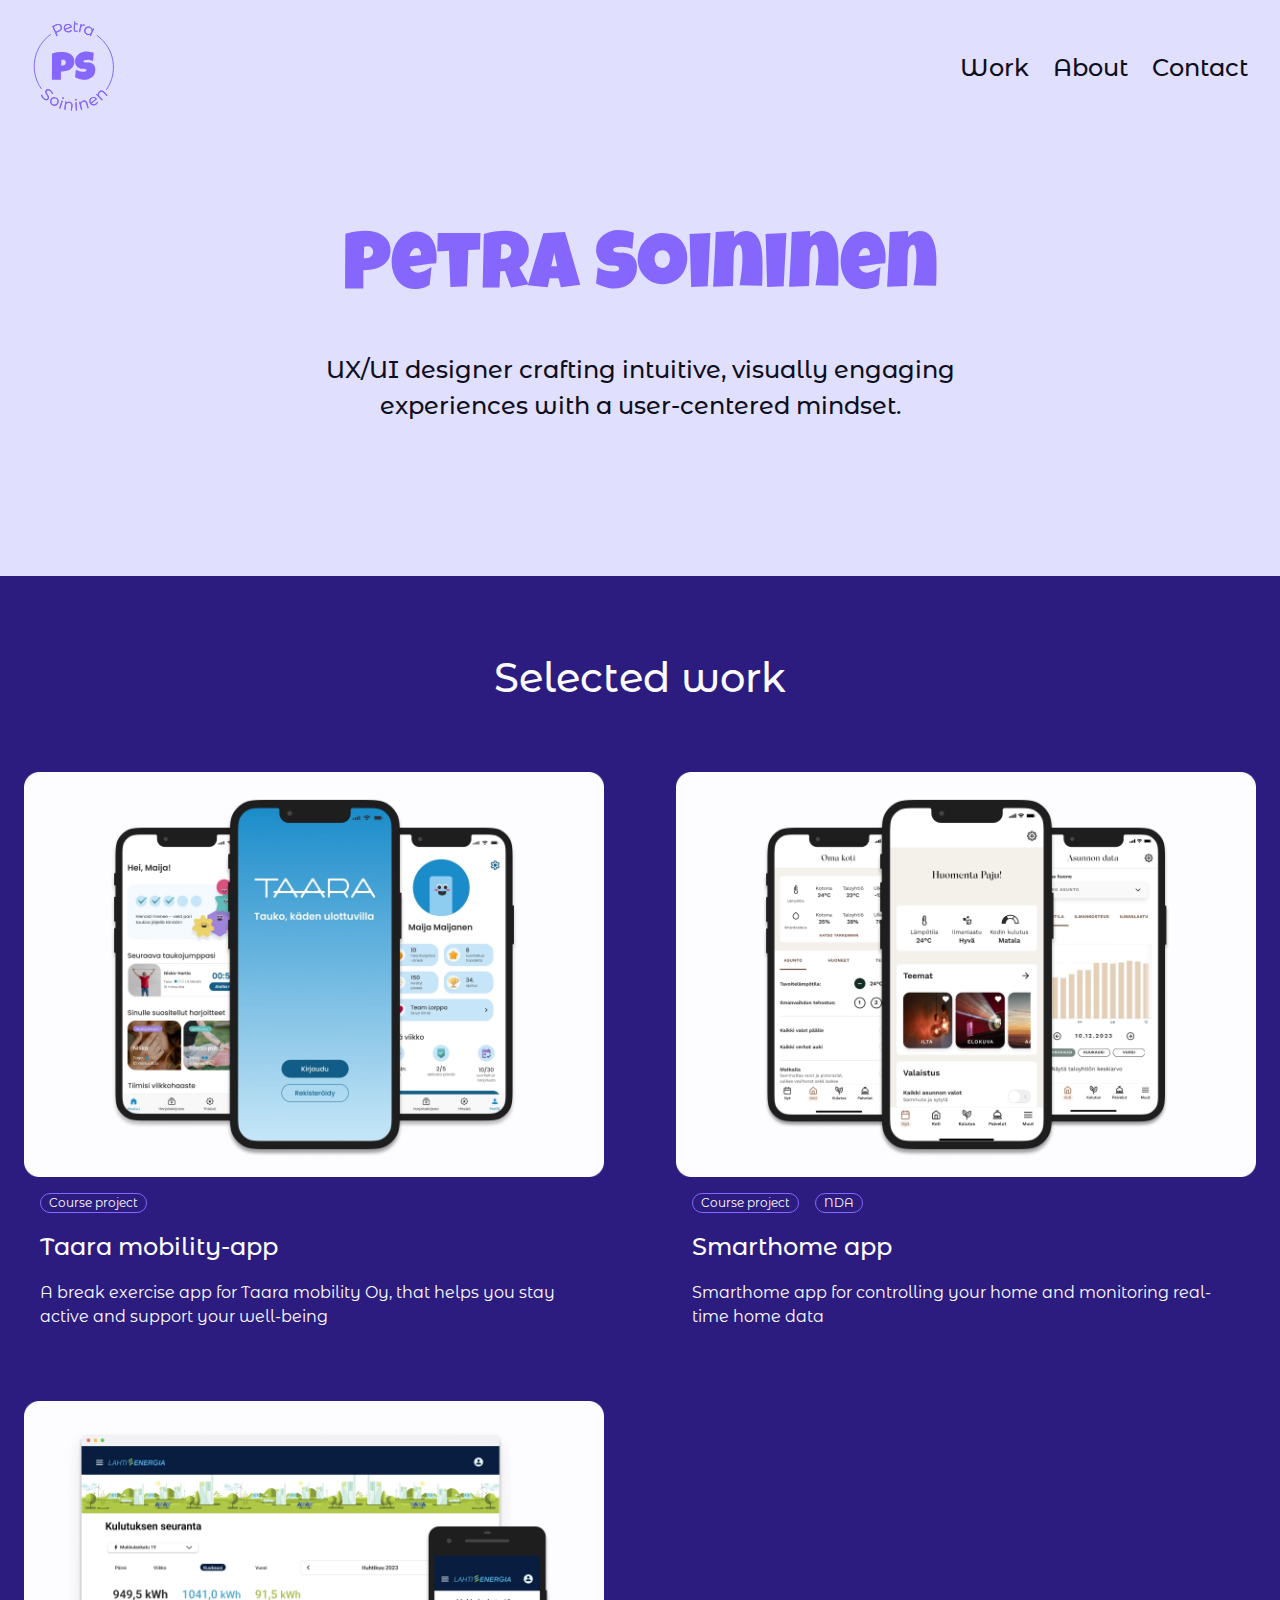
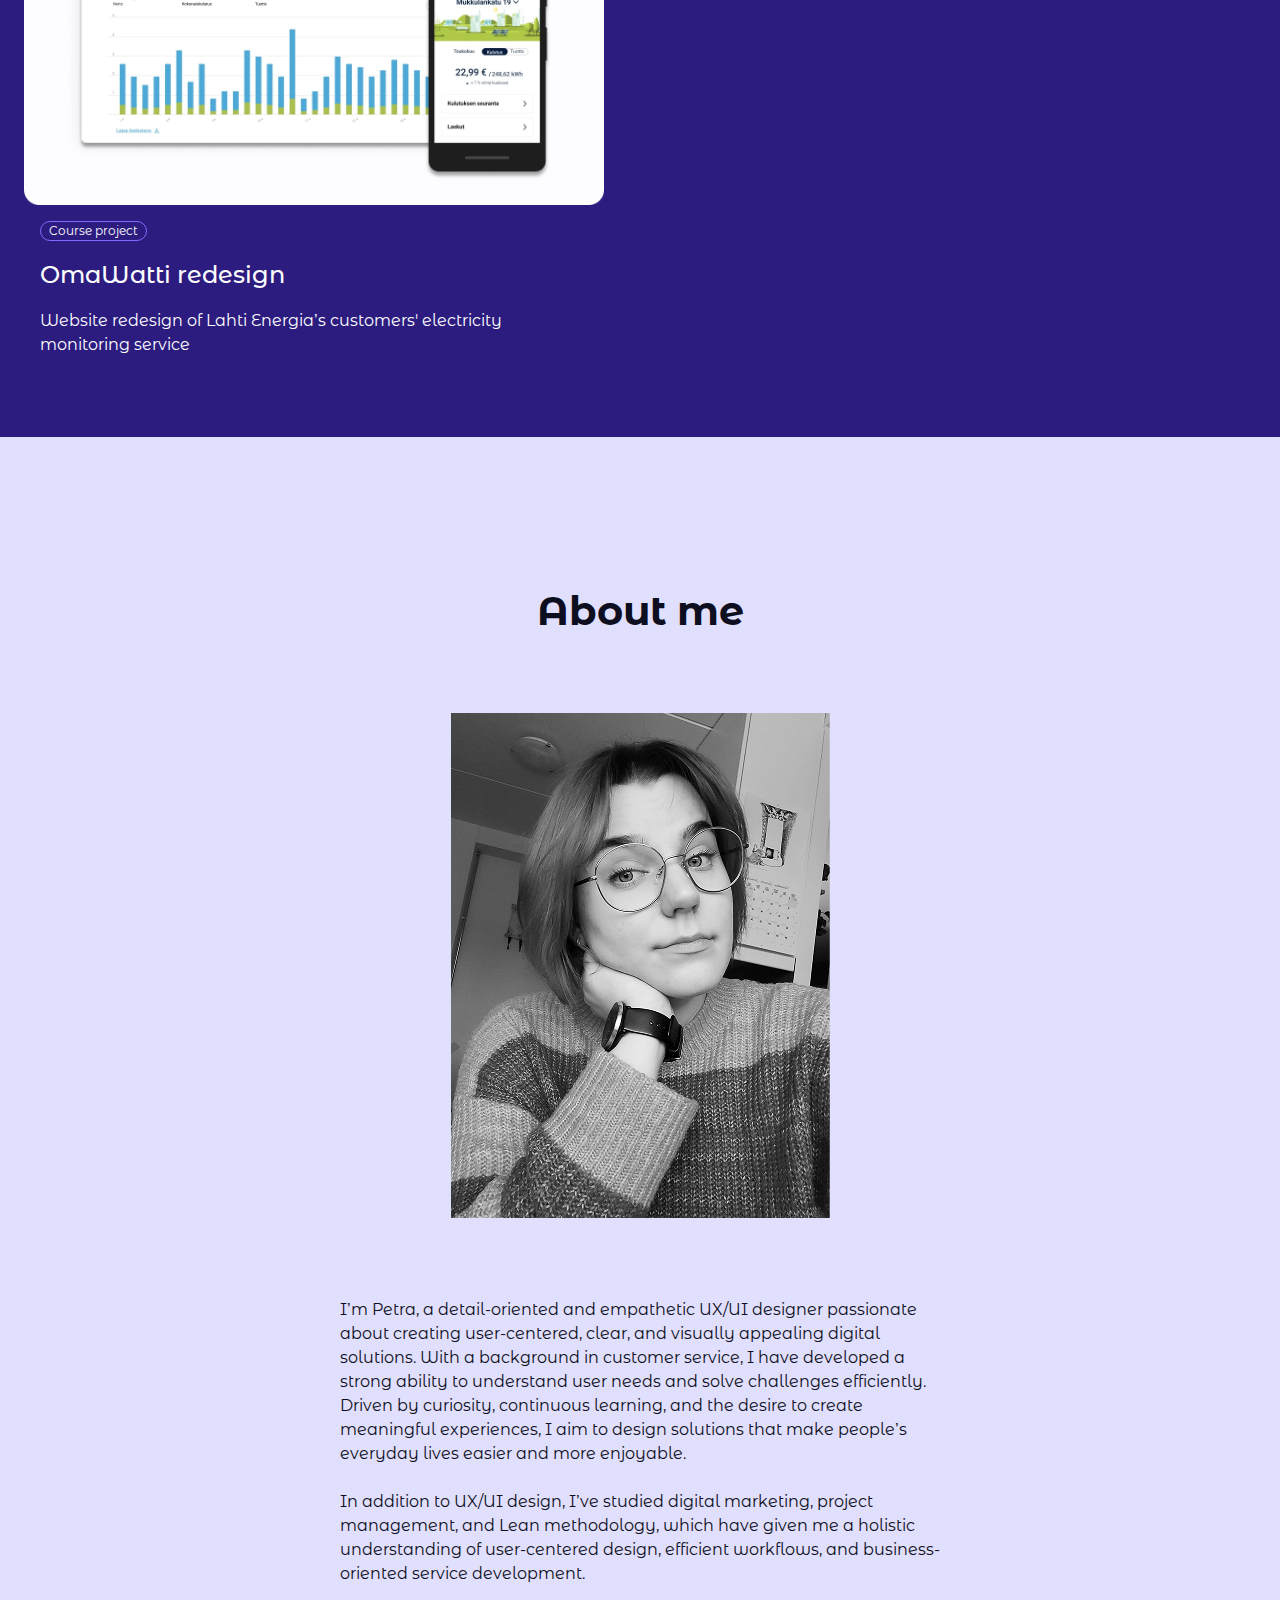
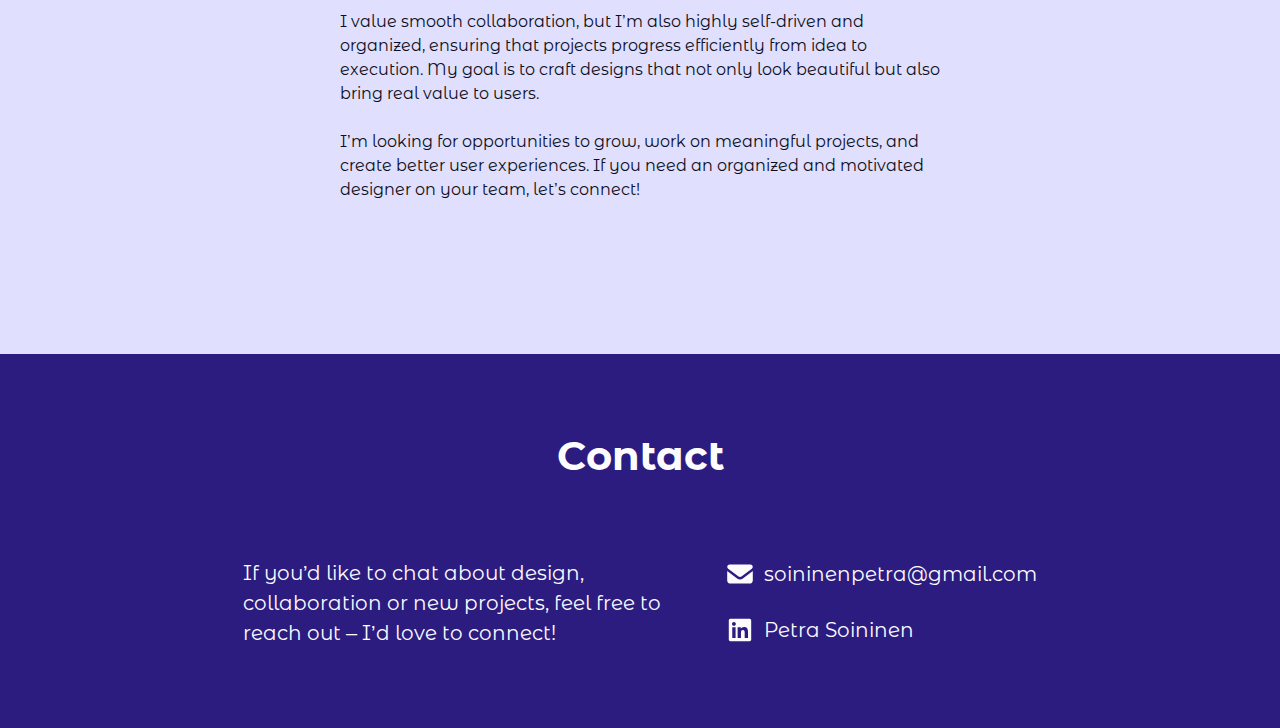
<file: index.html>
<!DOCTYPE html>
<html lang="en">
  <head>
    <meta charset="UTF-8" />
    <meta name="viewport" content="width=device-width, initial-scale=1.0" />
    <meta
      name="description"
      content="UX/UI designer crafting intuitive, visually engaging experiences with a user-centered mindset."
    />
    <title>Petra Soininen - Portfolio</title>
    <link rel="stylesheet" href="./src/fonts.css" />
    <link rel="icon" href="/assets/logo.svg" type="image/svg+xml" />
    <link rel="stylesheet" href="/src/tokens.css" />
    <link rel="stylesheet" href="/src/nav.css" />
    <link rel="stylesheet" href="/index.css" />
    <link
      rel="preload"
      href="./assets/taara-preview.webp"
      as="image"
      fetchpriority="high"
    />
  </head>
  <body>
    <nav>
      <a aria-label="frontpage" href="/#">
        <img src="/assets/logo.svg" alt="logo" />
      </a>
      <a href="/#selected-work" class="x-large">Work</a>
      <a href="/#about" class="x-large">About</a>
      <a href="/#contact" class="x-large">Contact</a>
    </nav>
    <header>
      <h1>Petra Soininen</h1>
      <p>
        UX/UI designer crafting intuitive, visually engaging experiences with a
        user-centered mindset.
      </p>
    </header>
    <main>
      <section id="selected-work">
        <h2>Selected work</h2>
        <a href="./projects/taara.html" class="project-preview">
          <img src="./assets/taara-preview.webp" alt="taara preview" />
          <section>
            <div class="tags">
              <div class="tag small">Course project</div>
            </div>
            <h3>Taara mobility-app</h3>
            <p class="regular">
              A break exercise app for Taara mobility Oy, that helps you stay
              active and support your well-being
            </p>
          </section>
        </a>
        <a href="./projects/smarthome.html" class="project-preview">
          <img src="./assets/smarthome-preview.webp" alt="smarthome preview" />
          <section>
            <div class="tags">
              <div class="tag small">Course project</div>
              <div class="tag small">NDA</div>
            </div>
            <h3>Smarthome app</h3>
            <p class="regular">
              Smarthome app for controlling your home and monitoring real-time
              home data
            </p>
          </section>
        </a>
        <a href="./projects/omawatti.html" class="project-preview">
          <img src="./assets/omawatti-preview.webp" alt="omawatti preview" />
          <section>
            <div class="tags">
              <div class="tag small">Course project</div>
            </div>
            <h3>OmaWatti redesign</h3>
            <p class="regular">
              Website redesign of Lahti Energia’s customers' electricity
              monitoring service
            </p>
          </section>
        </a>
      </section>
      <section id="about">
        <h2>About me</h2>
        <img src="./assets/profile-picture.webp" alt="profile picture" />
        <p class="regular">
          I’m Petra, a detail-oriented and empathetic UX/UI designer passionate
          about creating user-centered, clear, and visually appealing digital
          solutions. With a background in customer service, I have developed a
          strong ability to understand user needs and solve challenges
          efficiently. Driven by curiosity, continuous learning, and the desire
          to create meaningful experiences, I aim to design solutions that make
          people’s everyday lives easier and more enjoyable. <br /><br />
          In addition to UX/UI design, I’ve studied digital marketing, project
          management, and Lean methodology, which have given me a holistic
          understanding of user-centered design, efficient workflows, and
          business-oriented service development.<br /><br />
          I value smooth collaboration, but I’m also highly self-driven and
          organized, ensuring that projects progress efficiently from idea to
          execution. My goal is to craft designs that not only look beautiful
          but also bring real value to users. <br /><br />
          I’m looking for opportunities to grow, work on meaningful projects,
          and create better user experiences. If you need an organized and
          motivated designer on your team, let’s connect!
        </p>
      </section>
    </main>
    <footer id="contact">
      <h2>Contact</h2>
      <div class="contact-info">
        <p class="regular">
          If you’d like to chat about design, collaboration or new projects,
          feel free to reach out – I’d love to connect!
        </p>
        <div class="contact-links">
          <a href="mailto:soininenpetra@gmail.com" class="regular">
            <img alt="" src="./assets/email.svg" width="32px" height="32px" />
            soininenpetra@gmail.com
          </a>
          <a
            href="https://fi.linkedin.com/in/petra-soininen-203500250"
            rel="noreferrer"
            class="regular"
          >
            <img
              alt=""
              src="./assets/linkedin.svg"
              width="32px"
              height="32px"
            />
            Petra Soininen
          </a>
        </div>
      </div>
    </footer>
  </body>
</html>
</file>
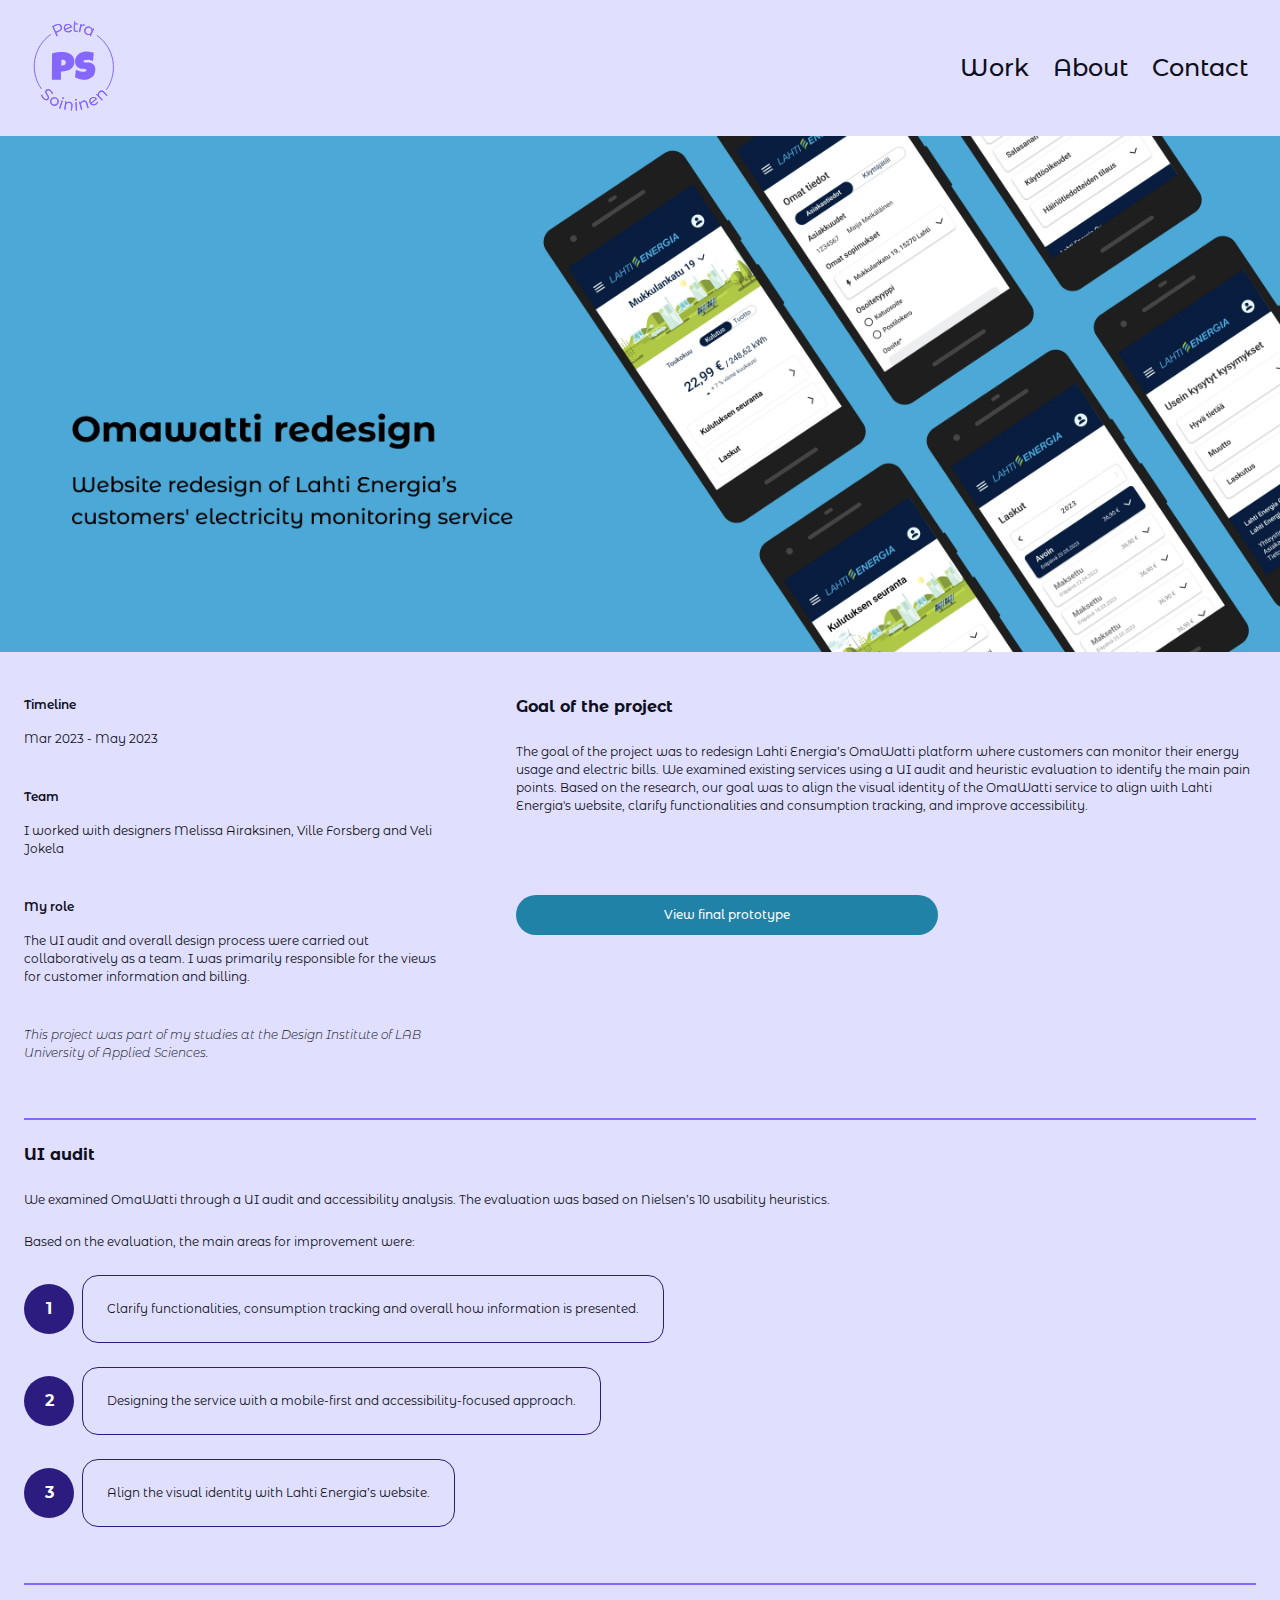
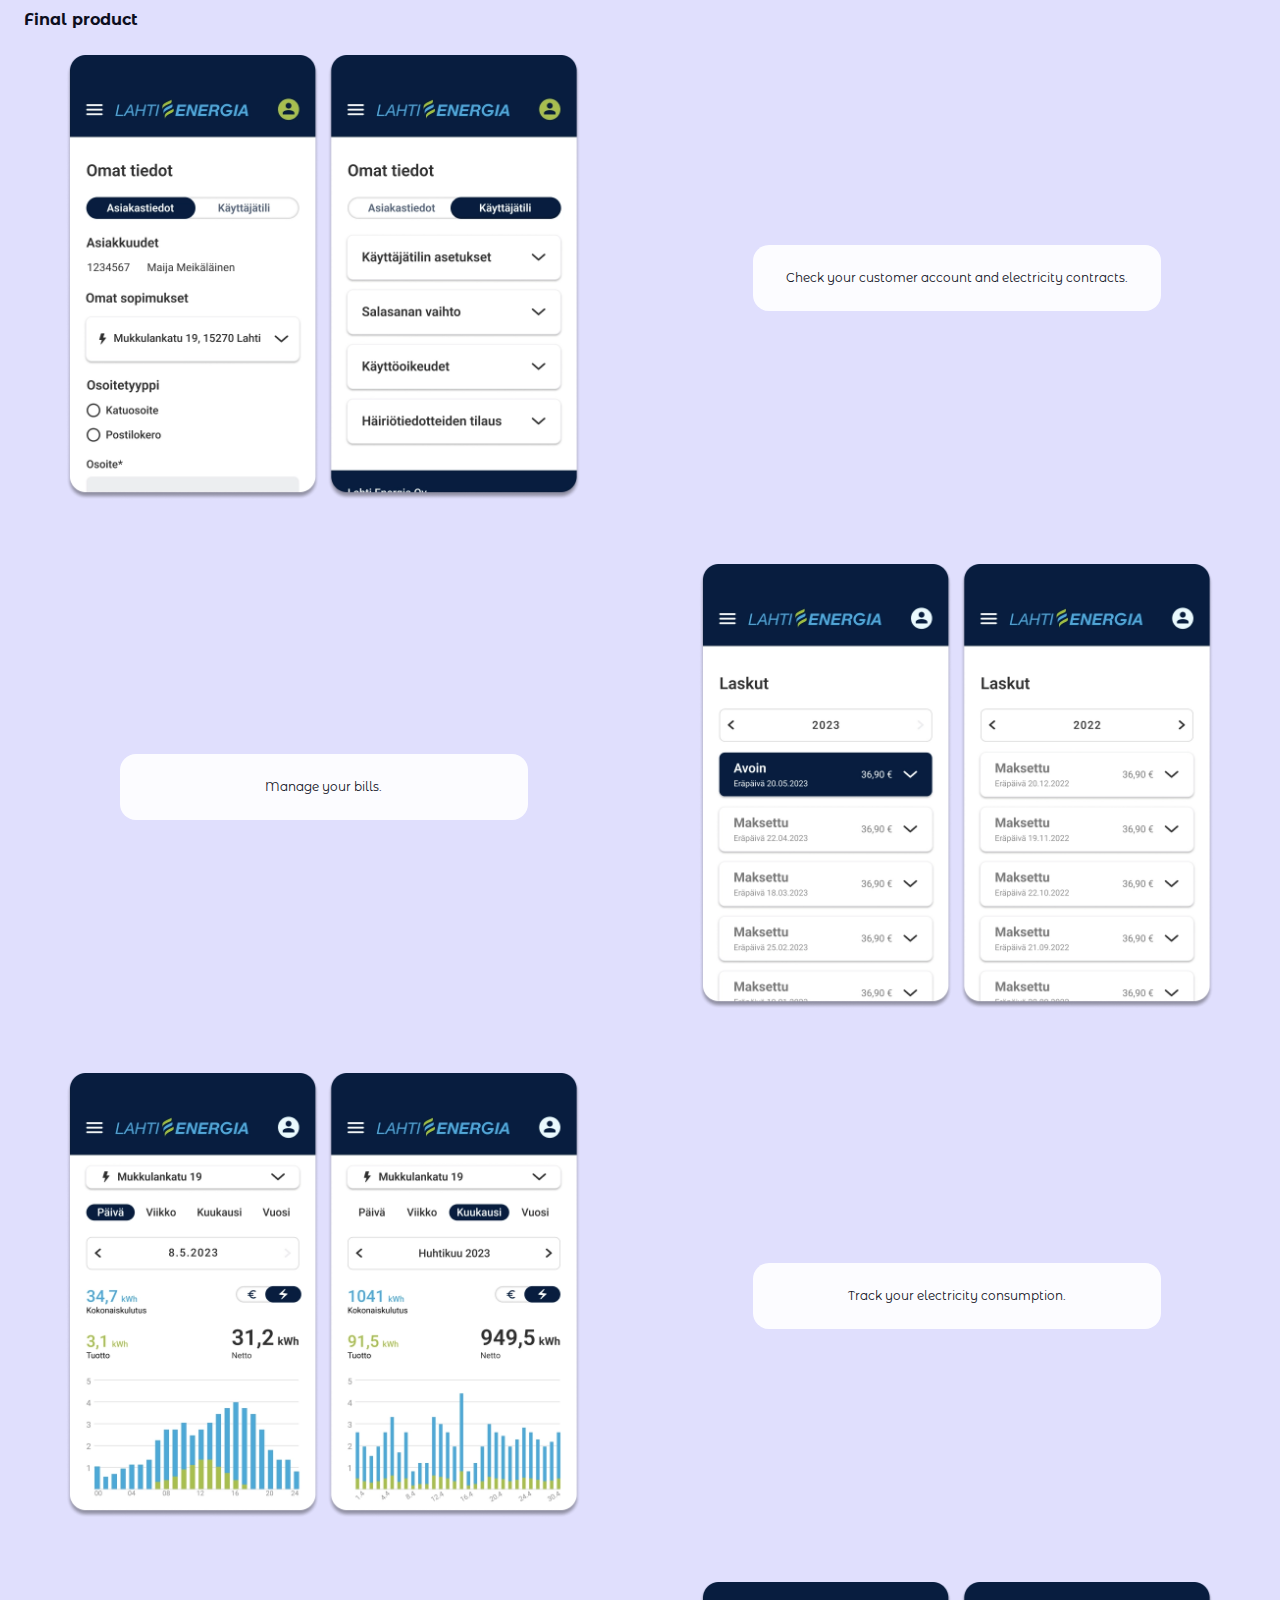
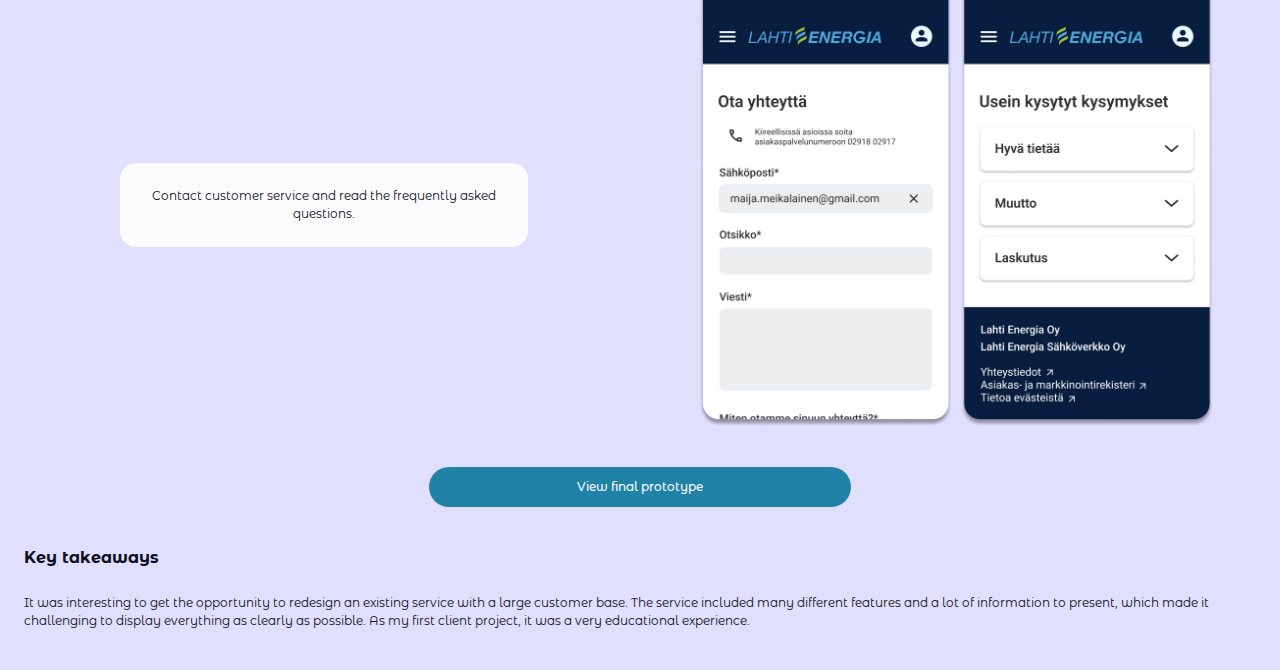
<file: projects/omawatti.html>
<!DOCTYPE html>
<html lang="en">
  <head>
    <meta charset="UTF-8" />
    <meta name="viewport" content="width=device-width, initial-scale=1.0" />
    <title>OmaWatti redesign - Petra Soininen - Portfolio</title>
    <link rel="stylesheet" href="../src/fonts.css" />
    <link rel="icon" href="/assets/logo.svg" type="image/svg+xml" />
    <link rel="stylesheet" href="/src/tokens.css" />
    <link rel="stylesheet" href="/src/nav.css" />
    <link rel="stylesheet" href="/projects/omawatti.css" />
    <link rel="stylesheet" href="../src/sidebar.css" />
    <link rel="stylesheet" href="../src/prototype-link.css" />
  </head>
  <body>
    <nav>
      <a aria-label="frontpage" href="/#">
        <img src="/assets/logo.svg" />
      </a>
      <a href="/#selected-work" class="x-large">Work</a>
      <a href="/#about" class="x-large">About</a>
      <a href="/#contact" class="x-large">Contact</a>
    </nav>
    <header>
      <img
        src="/assets/omawatti-banner.webp"
        alt="OmaWatti redesign"
        fetchpriority="high"
      />
    </header>
    <main>
      <section id="overview">
        <h2>Overview</h2>
        <div id="overview-details">
          <h4>Timeline</h4>
          <p>Mar 2023 - May 2023</p>
          <h4>Team</h4>
          <p>
            I worked with designers Melissa Airaksinen, Ville Forsberg and Veli
            Jokela
          </p>
          <h4>My role</h4>
          <p>
            The UI audit and overall design process were carried out
            collaboratively as a team. I was primarily responsible for the views
            for customer information and billing.
          </p>
          <p>
            This project was part of my studies at the Design Institute of LAB
            University of Applied Sciences.
          </p>
        </div>
        <div id="goal">
          <h3>Goal of the project</h3>
          <p>
            The goal of the project was to redesign Lahti Energia’s OmaWatti
            platform where customers can monitor their energy usage and electric
            bills. We examined existing services using a UI audit and heuristic
            evaluation to identify the main pain points. Based on the research,
            our goal was to align the visual identity of the OmaWatti service to
            align with Lahti Energia's website, clarify functionalities and
            consumption tracking, and improve accessibility.
          </p>
        </div>
        <a
          href="https://www.figma.com/proto/g3BRoMCyV9j3GvIYS1rfnB/OmaWatti-Proto?page-id=233%3A577&node-id=323-991&viewport=565%2C665%2C0.18&t=frvhAYrO3JkEx73D-1&scaling=scale-down&content-scaling=fixed&starting-point-node-id=323%3A991"
          id="prototype-link"
          >View final prototype</a
        >
      </section>
      <section id="discover">
        <h3>UI audit</h3>
        <p>
          We examined OmaWatti through a UI audit and accessibility analysis.
          The evaluation was based on Nielsen’s 10 usability heuristics.
        </p>
        <p>Based on the evaluation, the main areas for improvement were:</p>
        <div>
          <div>1</div>
          <p>
            Clarify functionalities, consumption tracking and overall how
            information is presented.
          </p>
        </div>
        <div>
          <div>2</div>
          <p>
            Designing the service with a mobile-first and accessibility-focused
            approach.
          </p>
        </div>
        <div>
          <div>3</div>
          <p>Align the visual identity with Lahti Energia’s website.</p>
        </div>
      </section>
      <section id="deliver">
        <div id="final-product">
          <h3>Final product</h3>
          <div class="images">
            <div class="group">
              <img
                src="/assets/omawatti-asiakastiedot.webp"
                alt="omawatti customer information"
              />
              <p>Check your customer account and electricity contracts.</p>
            </div>
            <div class="group">
              <img src="/assets/omawatti-laskut.webp" alt="omawatti invoices" />
              <p>Manage your bills.</p>
            </div>
            <div class="group">
              <img
                src="/assets/omawatti-kulutus.webp"
                alt="omawatti consumption"
              />
              <p>Track your electricity consumption.</p>
            </div>
            <div class="group">
              <img
                src="/assets/omawatti-aspa.webp"
                alt="omawatti customer service"
              />
              <p>
                Contact customer service and read the frequently asked
                questions.
              </p>
            </div>
          </div>
        </div>
        <a
          href="https://www.figma.com/proto/g3BRoMCyV9j3GvIYS1rfnB/OmaWatti-Proto?page-id=233%3A577&node-id=323-991&viewport=565%2C665%2C0.18&t=frvhAYrO3JkEx73D-1&scaling=scale-down&content-scaling=fixed&starting-point-node-id=323%3A991"
          id="prototype-link"
          >View final prototype</a
        >
        <div id="key-takeaways">
          <h3>Key takeaways</h3>
          <p>
            It was interesting to get the opportunity to redesign an existing
            service with a large customer base. The service included many
            different features and a lot of information to present, which made
            it challenging to display everything as clearly as possible. As my
            first client project, it was a very educational experience.
          </p>
        </div>
      </section>
      <aside id="sidebar">
        <a href="#overview">Overview</a>
        <a href="#discover">Discover</a>
        <a href="#deliver">Deliver</a>
      </aside>
    </main>
    <script src="../src/scroll.js"></script>
  </body>
</html>
</file>
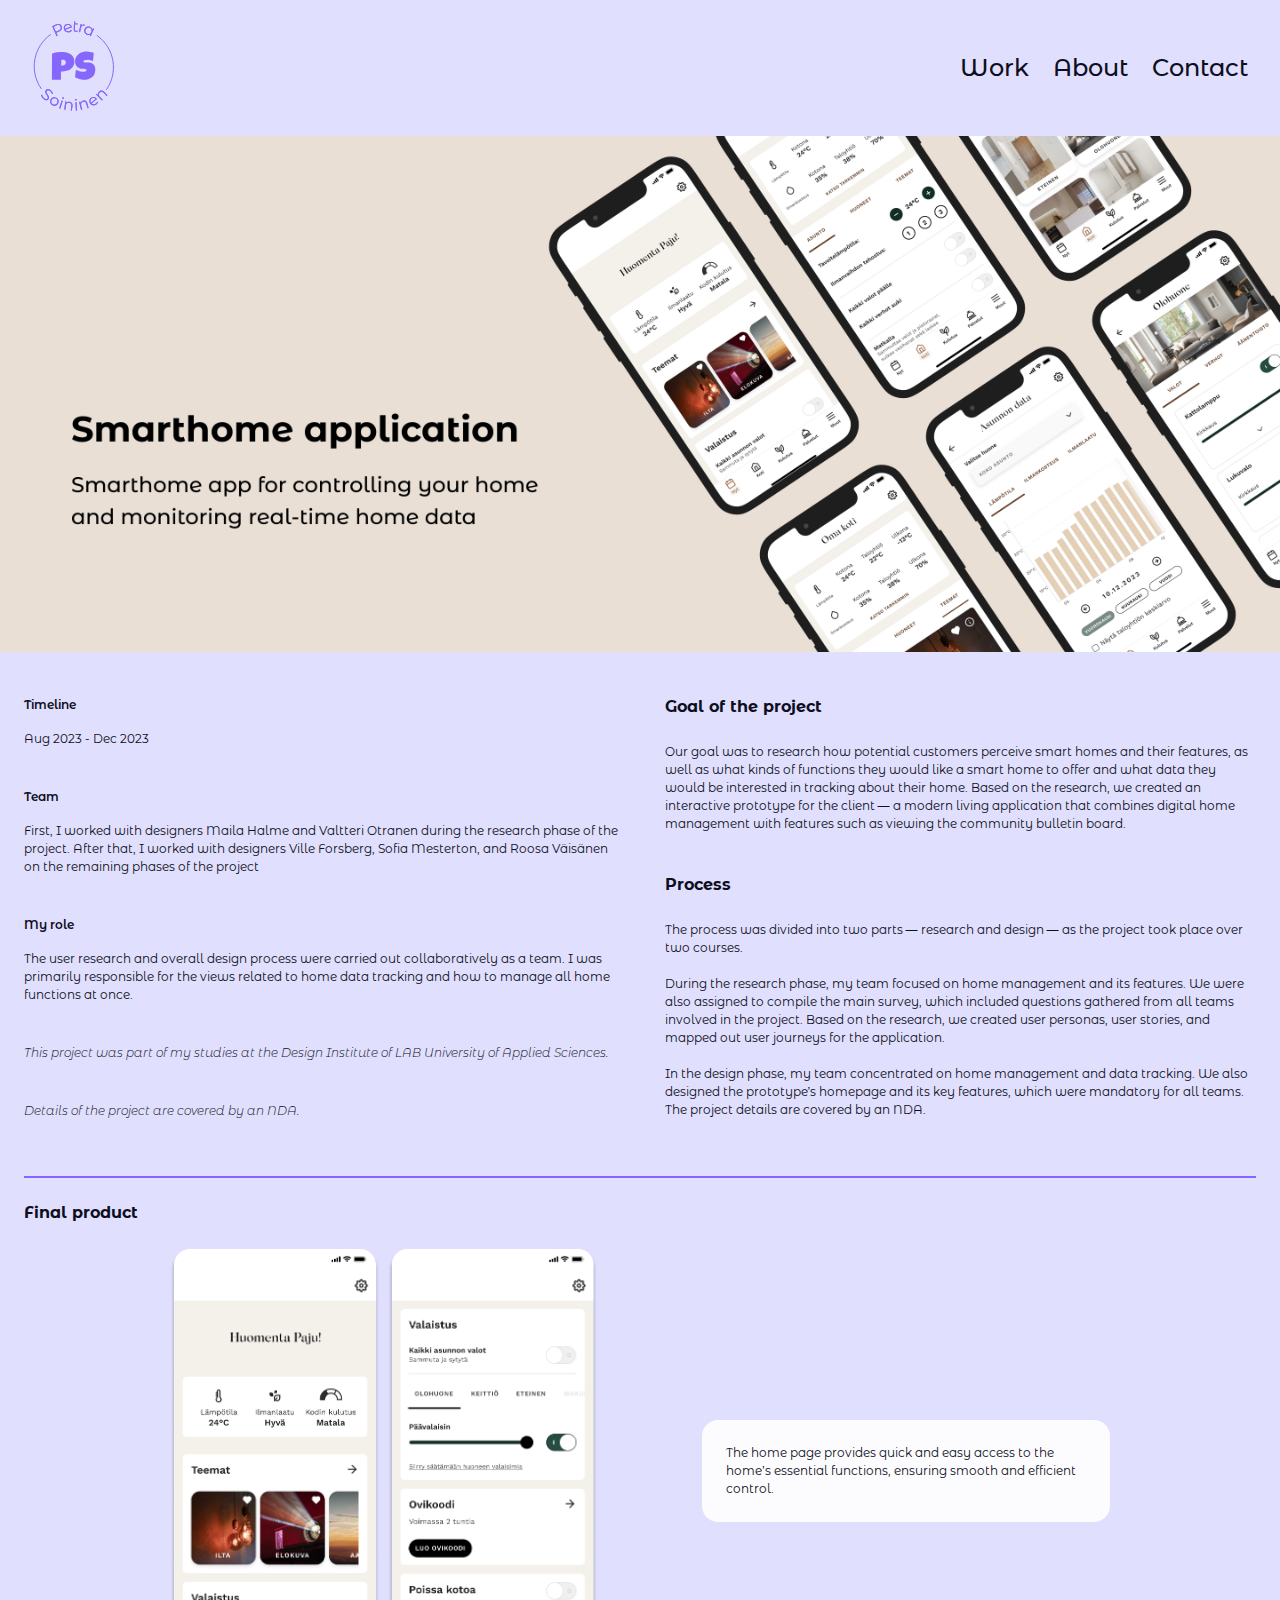
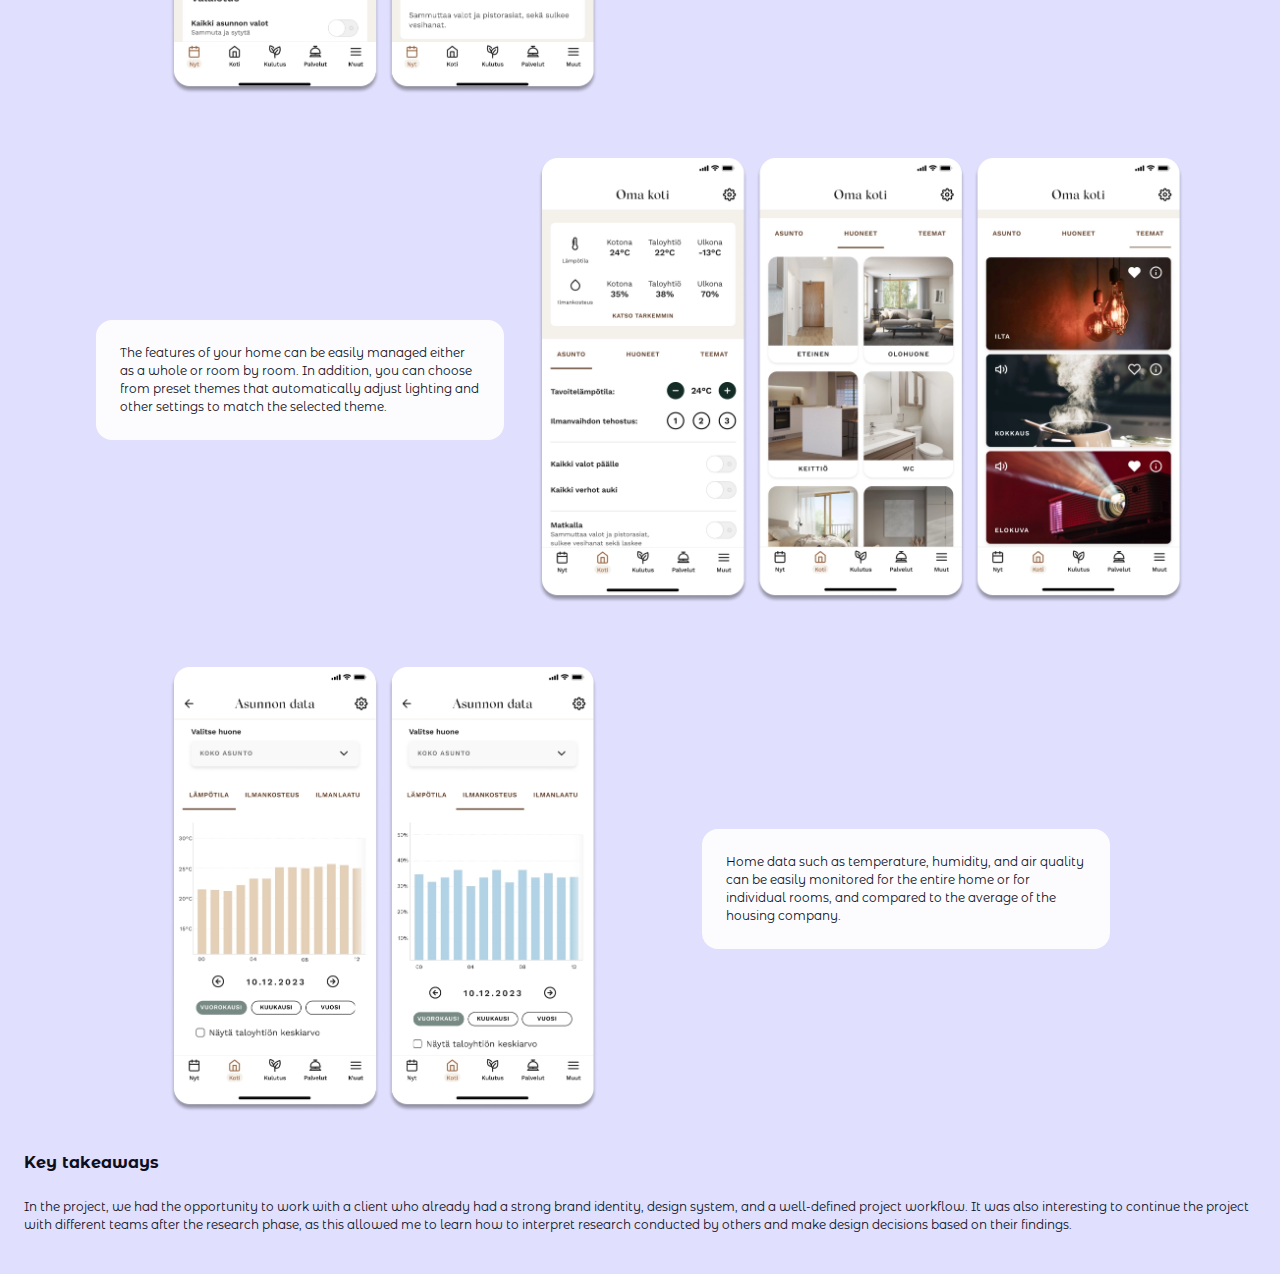
<file: projects/smarthome.html>
<!DOCTYPE html>
<html lang="en">
  <head>
    <meta charset="UTF-8" />
    <meta name="viewport" content="width=device-width, initial-scale=1.0" />
    <title>Smarthome app - Petra Soininen - Portfolio</title>
    <link rel="stylesheet" href="../src/fonts.css" />
    <link rel="icon" href="/assets/logo.svg" type="image/svg+xml" />
    <link rel="stylesheet" href="/src/tokens.css" />
    <link rel="stylesheet" href="/src/nav.css" />
    <link rel="stylesheet" href="/projects/smarthome.css" />
    <link rel="stylesheet" href="../src/sidebar.css" />
  </head>
  <body>
    <nav>
      <a aria-label="frontpage" href="/#">
        <img src="/assets/logo.svg" />
      </a>
      <a href="/#selected-work" class="x-large">Work</a>
      <a href="/#about" class="x-large">About</a>
      <a href="/#contact" class="x-large">Contact</a>
    </nav>
    <header>
      <img
        src="/assets/smarthome-banner.webp"
        alt="Smarthome application"
        fetchpriority="high"
      />
    </header>
    <main>
      <section id="overview">
        <h2>Overview</h2>
        <div id="overview-details">
          <h4>Timeline</h4>
          <p>Aug 2023 - Dec 2023</p>
          <h4>Team</h4>
          <p>
            First, I worked with designers Maila Halme and Valtteri Otranen
            during the research phase of the project. After that, I worked with
            designers Ville Forsberg, Sofia Mesterton, and Roosa Väisänen on the
            remaining phases of the project
          </p>
          <h4>My role</h4>
          <p>
            The user research and overall design process were carried out
            collaboratively as a team. I was primarily responsible for the views
            related to home data tracking and how to manage all home functions
            at once.
          </p>
          <p>
            This project was part of my studies at the Design Institute of LAB
            University of Applied Sciences.
          </p>
          <p>Details of the project are covered by an NDA.</p>
        </div>
        <div id="goal">
          <h3>Goal of the project</h3>
          <p>
            Our goal was to research how potential customers perceive smart
            homes and their features, as well as what kinds of functions they
            would like a smart home to offer and what data they would be
            interested in tracking about their home. Based on the research, we
            created an interactive prototype for the client — a modern living
            application that combines digital home management with features such
            as viewing the community bulletin board.
          </p>
        </div>
        <div id="process">
          <h3>Process</h3>
          <p>
            The process was divided into two parts — research and design — as
            the project took place over two courses.
            <br /><br />
            During the research phase, my team focused on home management and
            its features. We were also assigned to compile the main survey,
            which included questions gathered from all teams involved in the
            project. Based on the research, we created user personas, user
            stories, and mapped out user journeys for the application.
            <br /><br />
            In the design phase, my team concentrated on home management and
            data tracking. We also designed the prototype’s homepage and its key
            features, which were mandatory for all teams. The project details
            are covered by an NDA.
          </p>
        </div>
      </section>
      <section id="deliver">
        <div id="final-product">
          <h3>Final product</h3>
          <div class="images">
            <div class="group">
              <img
                src="/assets/smarthome-etusivu.webp"
                alt="smarthome frontpage"
              />
              <p>
                The home page provides quick and easy access to the home’s
                essential functions, ensuring smooth and efficient control.
              </p>
            </div>
            <div class="group">
              <img src="/assets/smarthome-omakoti.webp" alt="smarthome home" />
              <p>
                The features of your home can be easily managed either as a
                whole or room by room. In addition, you can choose from preset
                themes that automatically adjust lighting and other settings to
                match the selected theme.
              </p>
            </div>
            <div class="group">
              <img src="/assets/smarthome-data.webp" alt="smarthome data" />
              <p>
                Home data such as temperature, humidity, and air quality can be
                easily monitored for the entire home or for individual rooms,
                and compared to the average of the housing company.
              </p>
            </div>
          </div>
        </div>
        <div id="key-takeaways">
          <h3>Key takeaways</h3>
          <p>
            In the project, we had the opportunity to work with a client who
            already had a strong brand identity, design system, and a
            well-defined project workflow. It was also interesting to continue
            the project with different teams after the research phase, as this
            allowed me to learn how to interpret research conducted by others
            and make design decisions based on their findings.
          </p>
        </div>
      </section>
      <aside id="sidebar">
        <a href="#overview">Overview</a>
        <a href="#deliver">Deliver</a>
      </aside>
    </main>
    <script src="../src/scroll.js"></script>
  </body>
</html>
</file>
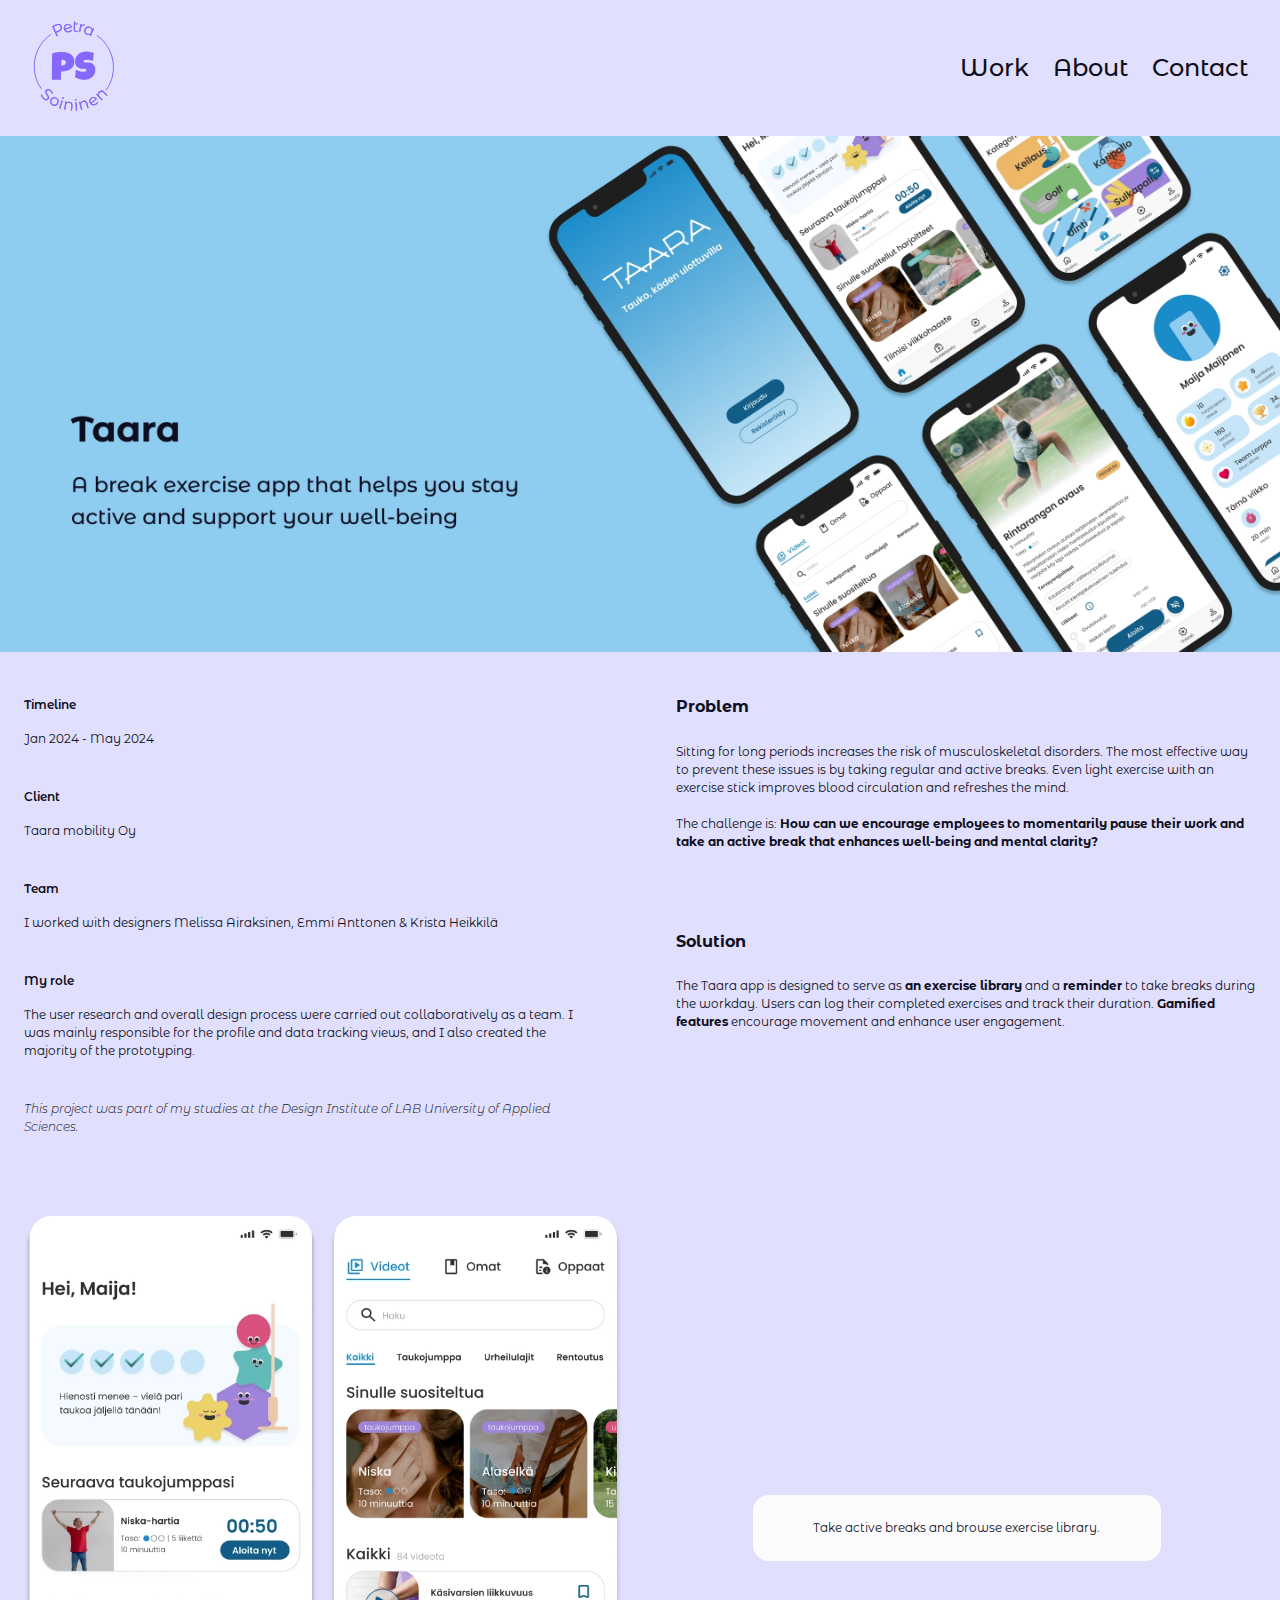
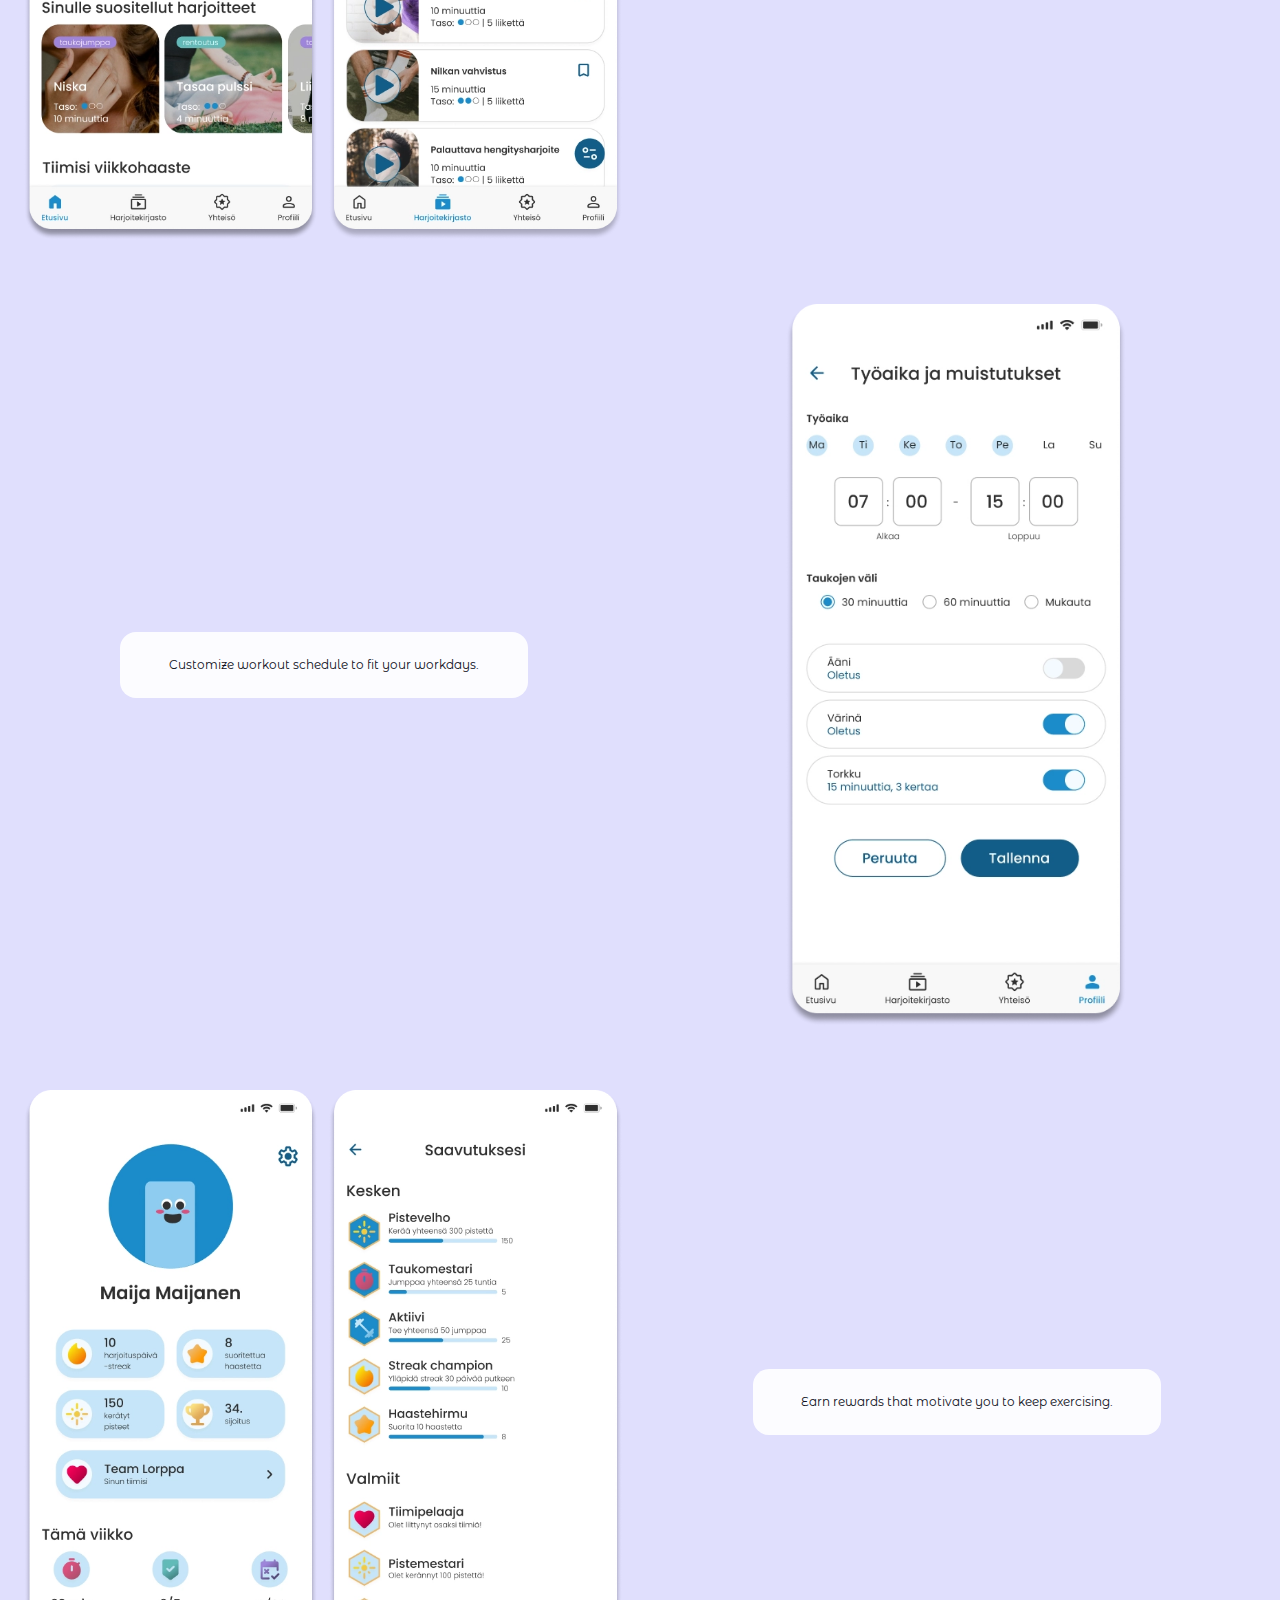
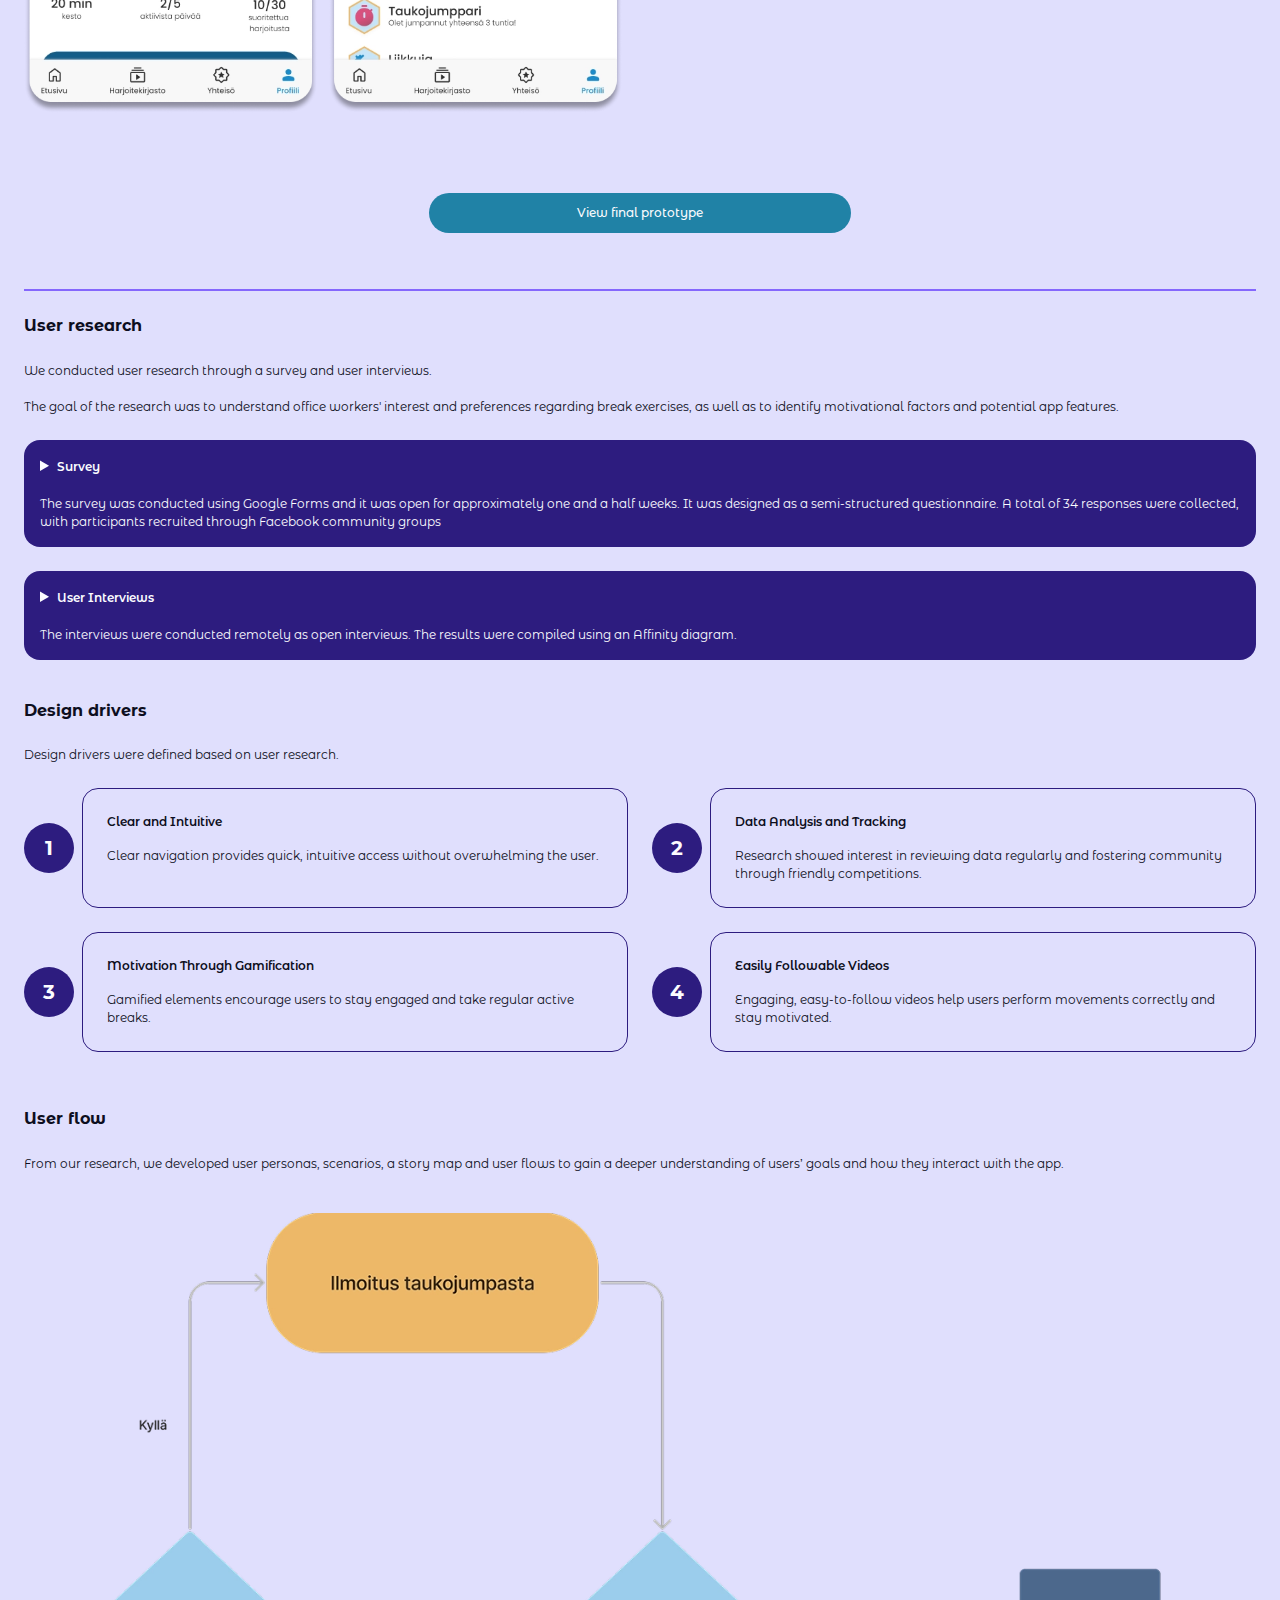
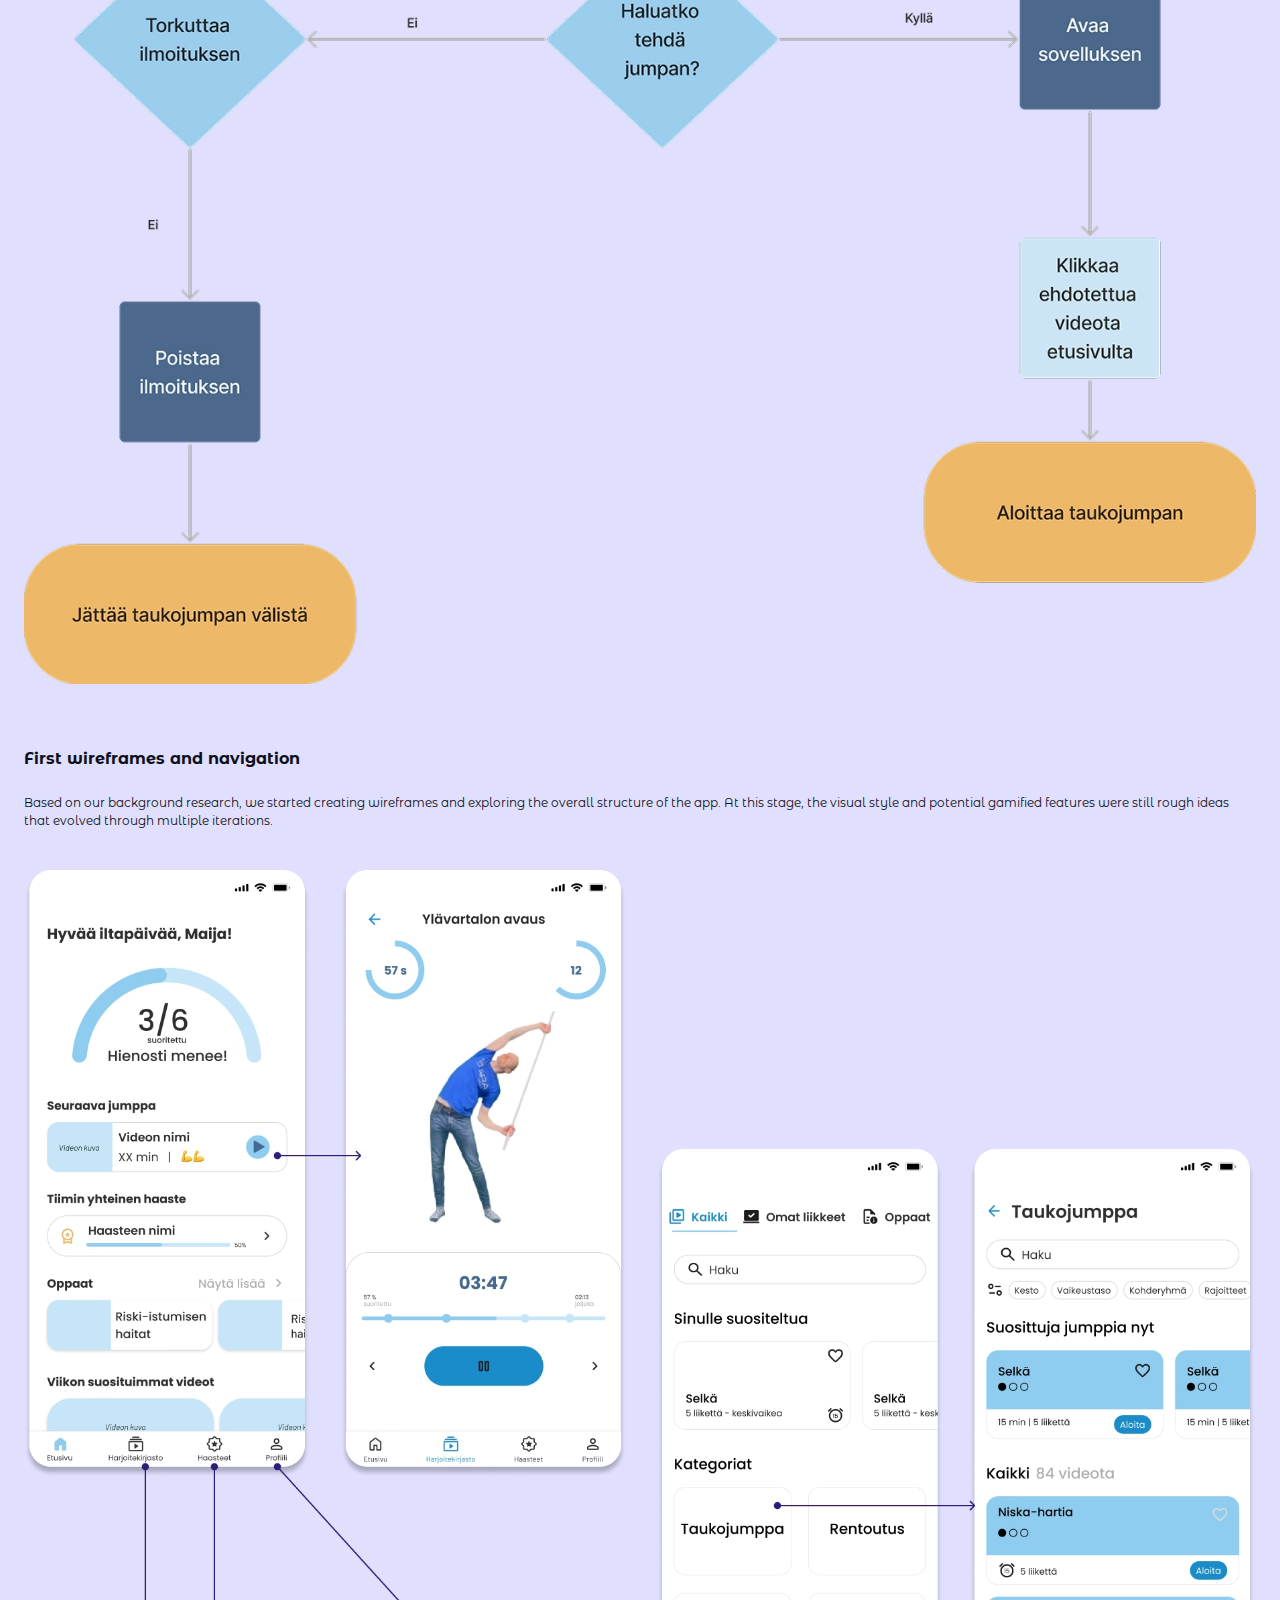
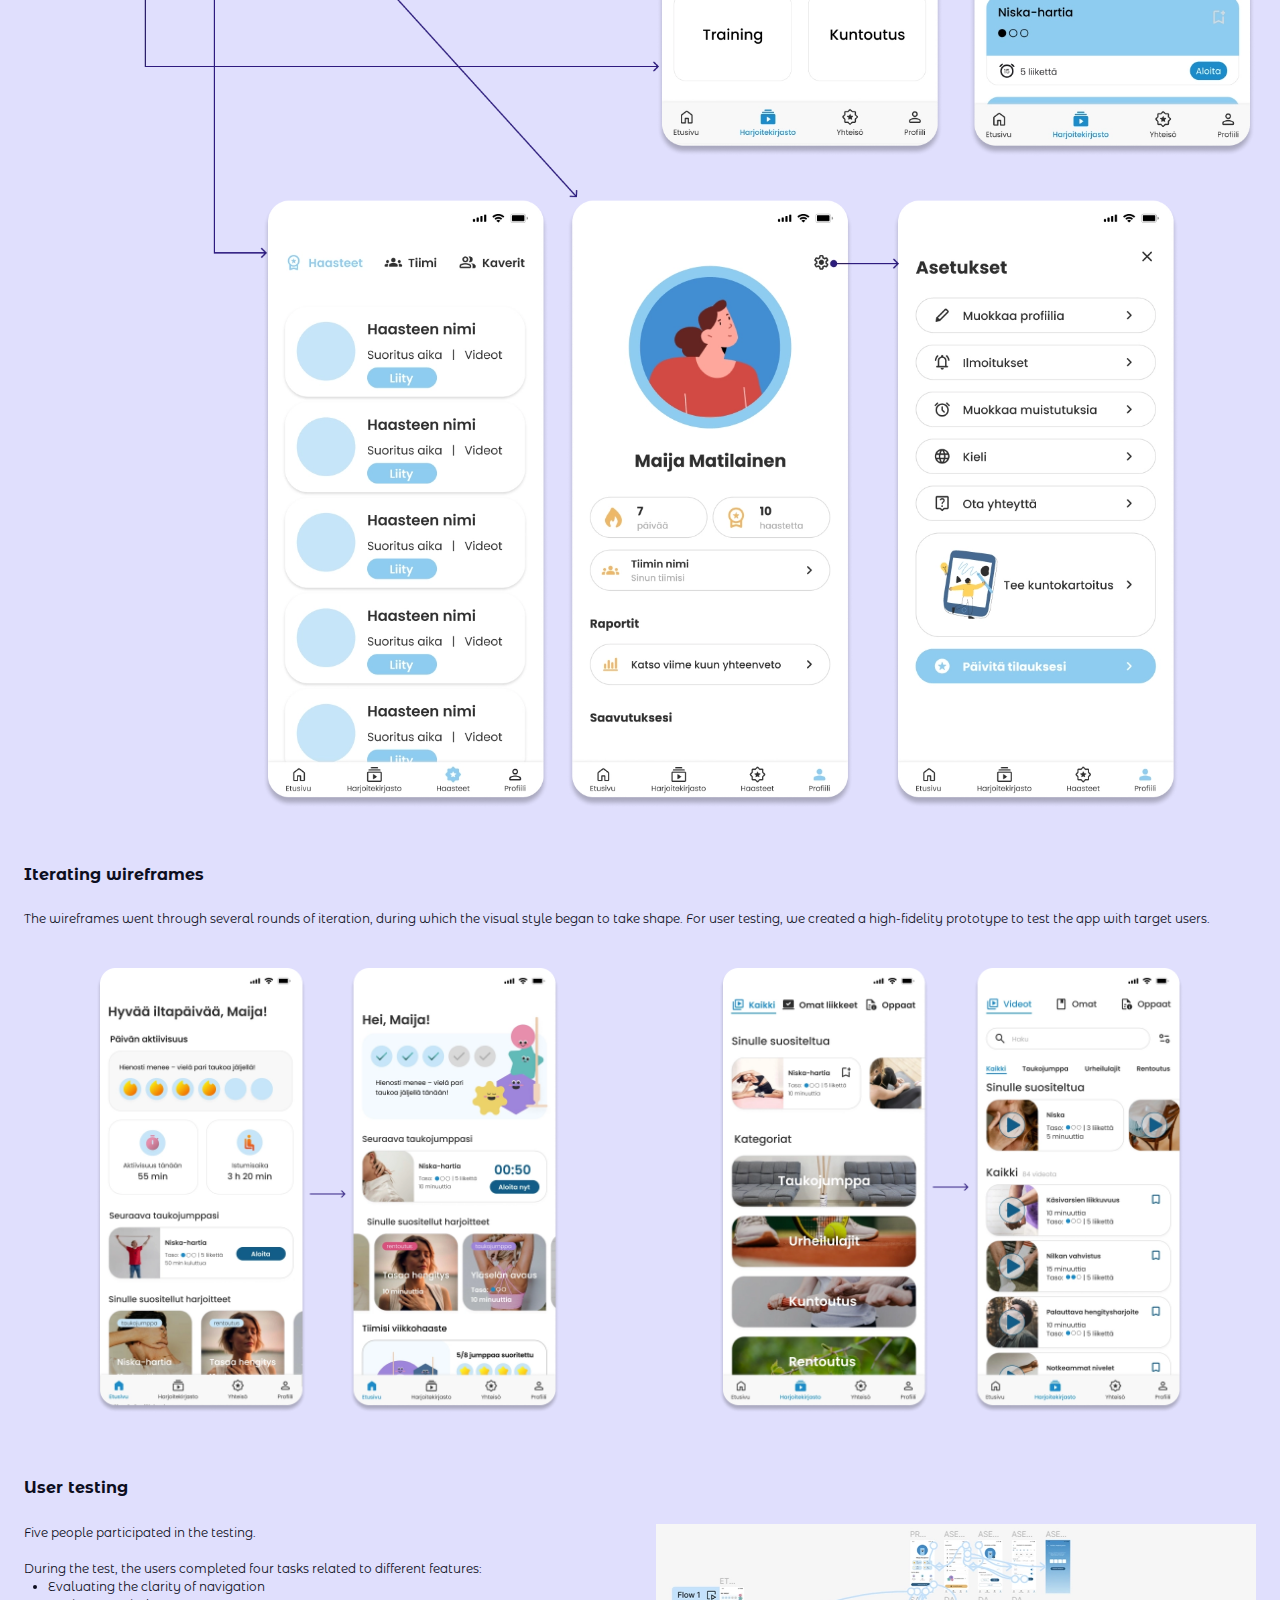
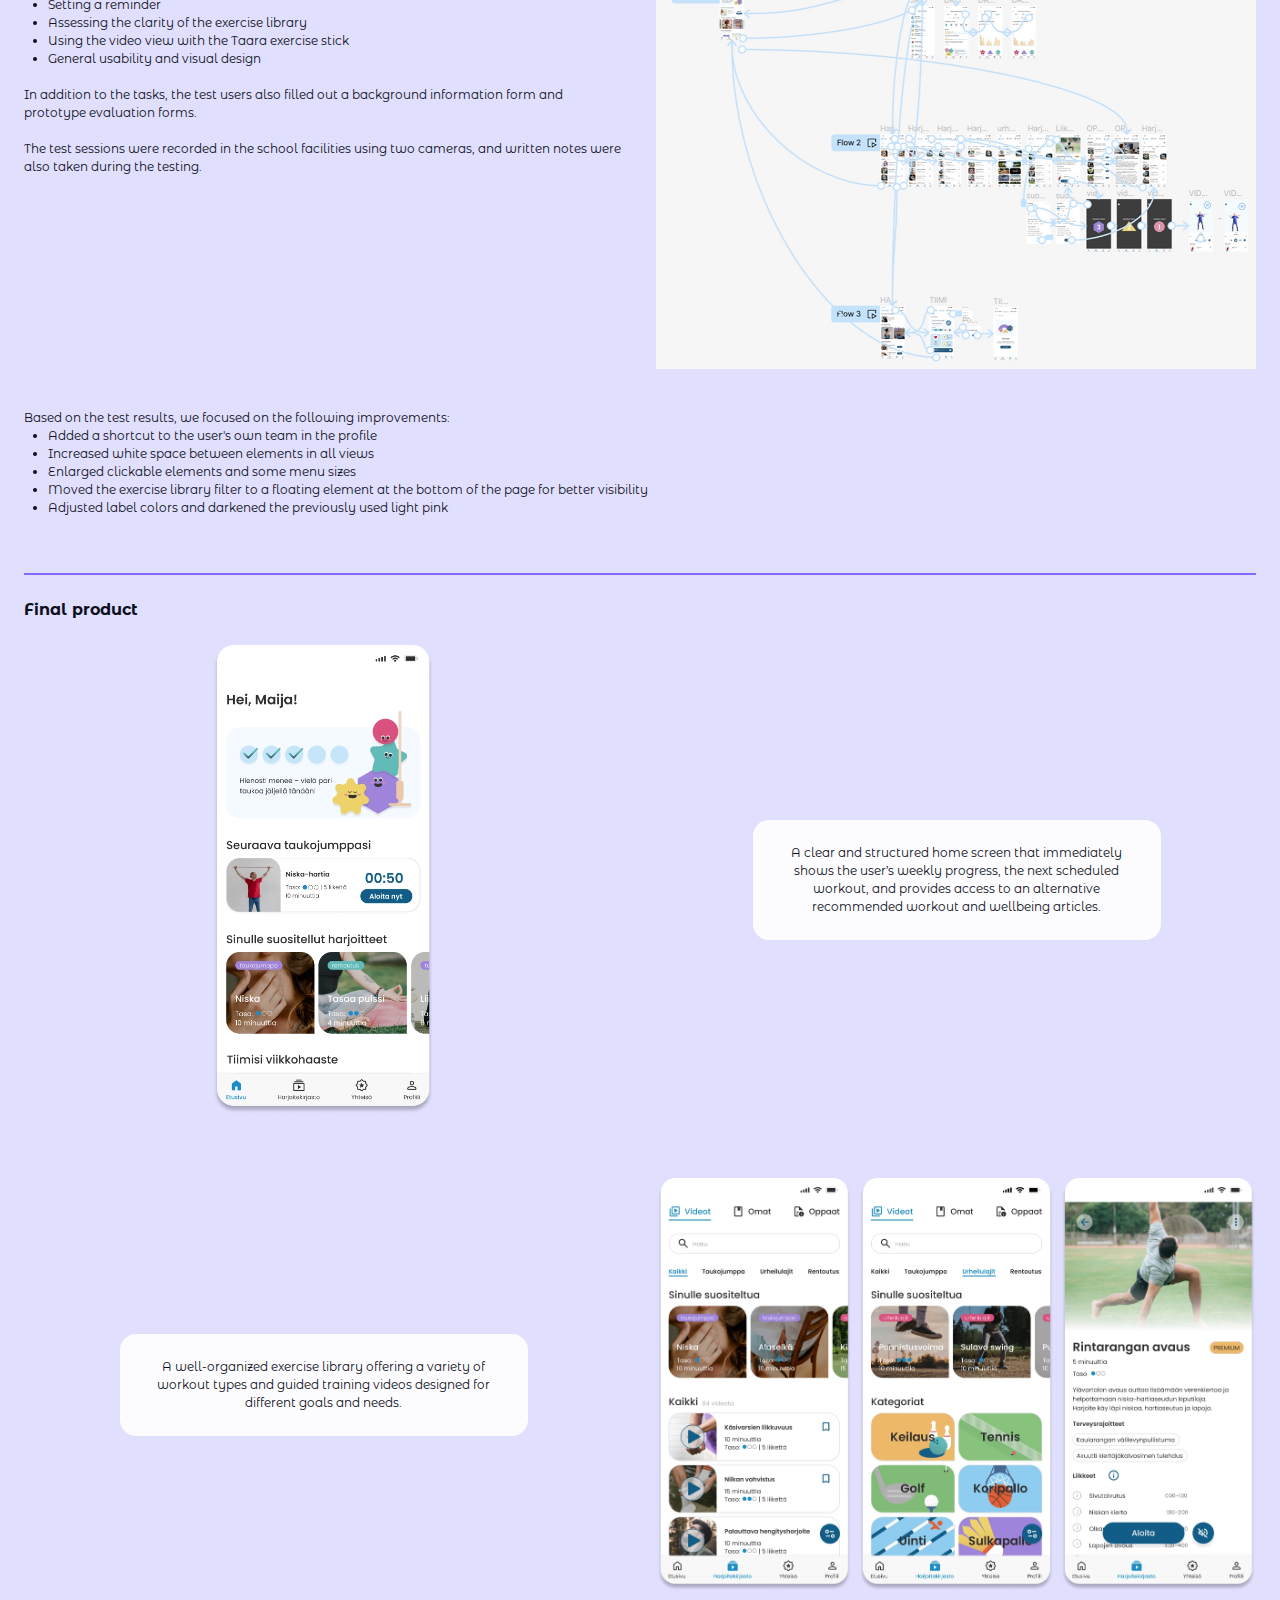
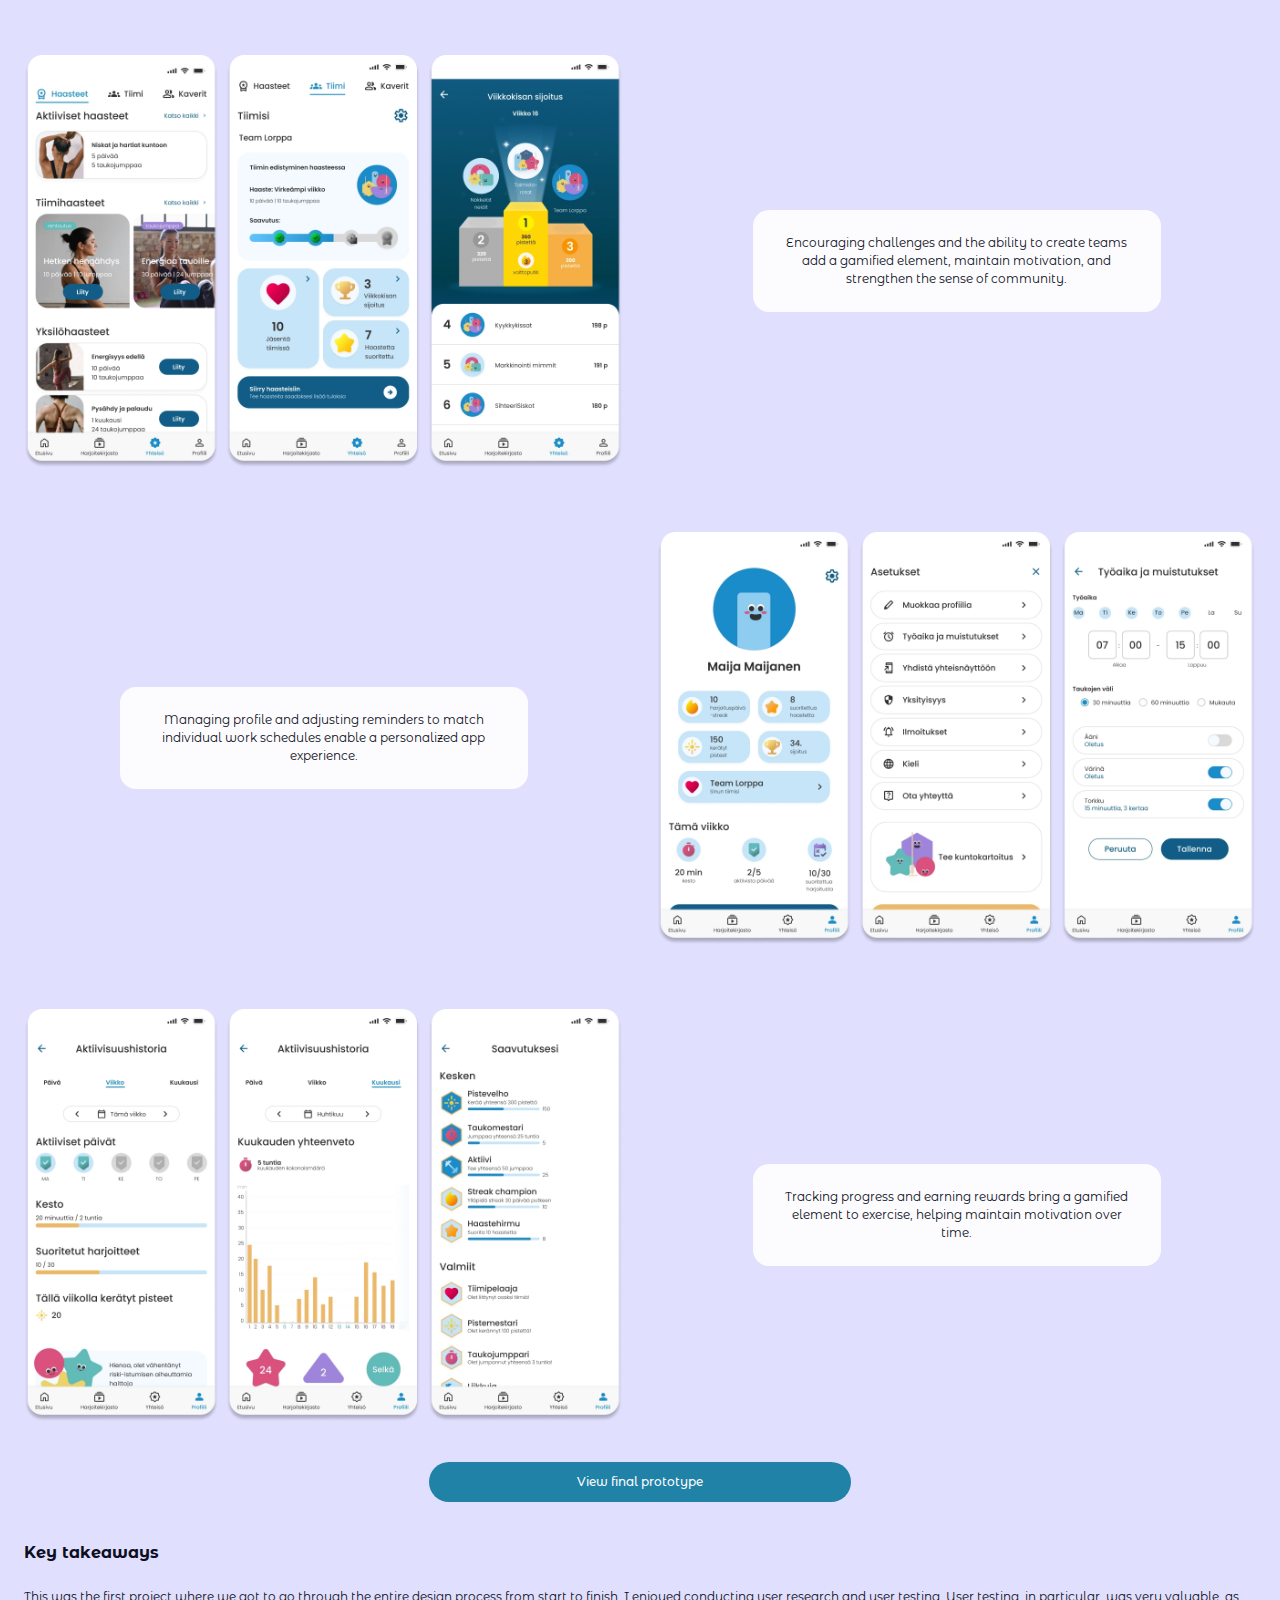
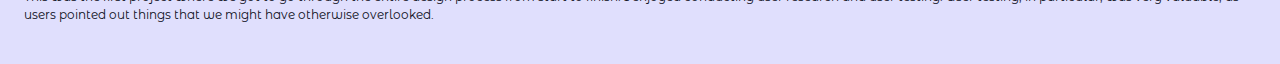
<file: projects/taara.html>
<!DOCTYPE html>
<html lang="en">
  <head>
    <meta charset="UTF-8" />
    <meta name="viewport" content="width=device-width, initial-scale=1.0" />
    <title>Taara mobility-app - Petra Soininen - Portfolio</title>
    <link rel="stylesheet" href="../src/fonts.css" />
    <link rel="icon" href="/assets/logo.svg" type="image/svg+xml" />
    <link rel="stylesheet" href="/src/tokens.css" />
    <link rel="stylesheet" href="/src/nav.css" />
    <link rel="stylesheet" href="/projects/taara.css" />
    <link rel="stylesheet" href="../src/sidebar.css" />
    <link rel="stylesheet" href="../src/prototype-link.css" />
  </head>
  <body>
    <nav>
      <a aria-label="frontpage" href="/#">
        <img src="/assets/logo.svg" />
      </a>
      <a href="/#selected-work" class="x-large">Work</a>
      <a href="/#about" class="x-large">About</a>
      <a href="/#contact" class="x-large">Contact</a>
    </nav>
    <header>
      <img
        src="/assets/taara-banner.webp"
        alt="Taara mobility app"
        fetchpriority="high"
      />
    </header>
    <main>
      <section id="overview">
        <h2>Overview</h2>
        <div id="overview-details">
          <h4>Timeline</h4>
          <p>Jan 2024 - May 2024</p>
          <h4>Client</h4>
          <p>Taara mobility Oy</p>
          <h4>Team</h4>
          <p>
            I worked with designers Melissa Airaksinen, Emmi Anttonen & Krista
            Heikkilä
          </p>
          <h4>My role</h4>
          <p>
            The user research and overall design process were carried out
            collaboratively as a team. I was mainly responsible for the profile
            and data tracking views, and I also created the majority of the
            prototyping.
          </p>
          <p>
            This project was part of my studies at the Design Institute of LAB
            University of Applied Sciences.
          </p>
        </div>
        <div id="problem">
          <h3>Problem</h3>
          <p>
            Sitting for long periods increases the risk of musculoskeletal
            disorders. The most effective way to prevent these issues is by
            taking regular and active breaks. Even light exercise with an
            exercise stick improves blood circulation and refreshes the mind.
            <br /><br />
            The challenge is:
            <strong
              >How can we encourage employees to momentarily pause their work
              and take an active break that enhances well-being and mental
              clarity?</strong
            >
          </p>
        </div>
        <div id="solution">
          <h3>Solution</h3>
          <p>
            The Taara app is designed to serve as
            <strong>an exercise library</strong> and a
            <strong>reminder</strong> to take breaks during the workday. Users
            can log their completed exercises and track their duration.
            <strong>Gamified features</strong> encourage movement and enhance
            user engagement.
          </p>
        </div>
        <div class="images">
          <div class="group">
            <img src="/assets/taara-yhteenveto-1.webp" alt="taara summary 1" />
            <p>Take active breaks and browse exercise library.</p>
          </div>
          <div class="group">
            <img src="/assets/taara-yhteenveto-2.webp" alt="taara summary 2" />
            <p>Customize workout schedule to fit your workdays.</p>
          </div>
          <div class="group">
            <img src="/assets/taara-yhteenveto-3.webp" alt="taara summary 3" />
            <p>Earn rewards that motivate you to keep exercising.</p>
          </div>
        </div>
        <a
          href="https://www.figma.com/proto/aZAjvBQAA2pMYBXIm2xfth/TAARA-ryhm%C3%A4-5?page-id=1566%3A11857&node-id=1777-14509&viewport=1230%2C1404%2C0.14&t=gnn2Acf6Z2LV0jOO-1&scaling=min-zoom&content-scaling=fixed&starting-point-node-id=1777%3A14509"
          id="prototype-link"
          >View final prototype</a
        >
      </section>
      <section id="discover">
        <div id="user-research">
          <h3>User research</h3>
          <p>
            We conducted user research through a survey and user interviews.
            <br /><br />
            The goal of the research was to understand office workers' interest
            and preferences regarding break exercises, as well as to identify
            motivational factors and potential app features.
          </p>
          <details>
            <summary>
              <h4>Survey</h4>
              <br /><br />
              <p>
                The survey was conducted using Google Forms and it was open for
                approximately one and a half weeks. It was designed as a
                semi-structured questionnaire. A total of 34 responses were
                collected, with participants recruited through Facebook
                community groups
              </p>
            </summary>
            <br />
            <p>
              Themes of the survey:
              <span class="list-item"
                >Demographic information and respondents' physical activity
                habits
              </span>
              <span class="list-item">Features of the app</span>
              <span class="list-item">Motivation for break exercises</span
              ><br />
              The most popular features of the app were pre-set workouts
              categorized by duration. Personalization and reminders were also
              highlighted as important.
              <br /><br />
              We explored motivation for break exercises through an open-ended
              question. The responses were grouped into six main themes:
              <span class="list-item">time</span>
              <span class="list-item">personal health and well-being</span>
              <span class="list-item">exercising together</span>
              <span class="list-item">relieving muscle tension</span>
              <span class="list-item">reminders</span>
              <span class="list-item">other factors</span><br />
              Support and encouragement from employers were seen as necessary
              and even essential. In general, the benefits of break exercises
              for personal health and maintaining energy levels were seen as
              motivating. Additionally, the sense of community emerged as a
              motivating factor, with exercising together with colleagues being
              particularly encouraging.
            </p>
          </details>
          <details>
            <summary>
              <h4>User Interviews</h4>
              <br /><br />
              <p>
                The interviews were conducted remotely as open interviews. The
                results were compiled using an Affinity diagram.
              </p>
            </summary>
            <br />
            <p>
              Background Information:
              <span class="list-item">Five women, aged 26–60</span>
              <span class="list-item"
                >Office workers, primarily screen-based jobs</span
              >
              <span class="list-item">Varied physical activity habits</span>
              <br />
              Additional Notes:
              <span class="list-item"
                >Meal and/or coffee breaks are the only breaks during the
                workday.</span
              >
              <br />
              The interview results were divided into the following themes:
              <span class="list-item">Reminders for breaks</span>
              <span class="list-item">App features: exercise instructions</span>
              <span class="list-item">Motivation for break exercises</span>
              <span class="list-item">Gamification</span
              ><span class="list-item">Data provided by the app</span
              ><span class="list-item">App features: visual design</span>
            </p>
          </details>
        </div>
        <div id="design-drivers">
          <h3>Design drivers</h3>
          <p>Design drivers were defined based on user research.</p>
          <div class="driver">
            <div class="counter">1</div>
            <div>
              <h4>Clear and Intuitive</h4>
              <p>
                Clear navigation provides quick, intuitive access without
                overwhelming the user.
              </p>
            </div>
          </div>
          <div class="driver">
            <div class="counter">2</div>
            <div>
              <h4>Data Analysis and Tracking</h4>
              <p>
                Research showed interest in reviewing data regularly and
                fostering community through friendly competitions.
              </p>
            </div>
          </div>
          <div class="driver">
            <div class="counter">3</div>
            <div>
              <h4>Motivation Through Gamification</h4>
              <p>
                Gamified elements encourage users to stay engaged and take
                regular active breaks.
              </p>
            </div>
          </div>
          <div class="driver">
            <div class="counter">4</div>
            <div>
              <h4>Easily Followable Videos</h4>
              <p>
                Engaging, easy-to-follow videos help users perform movements
                correctly and stay motivated.
              </p>
            </div>
          </div>
        </div>
      </section>
      <section id="define">
        <h3>User flow</h3>
        <p>
          From our research, we developed user personas, scenarios, a story map
          and user flows to gain a deeper understanding of users’ goals and how
          they interact with the app.
        </p>
        <img
          src="/assets/taara-user-flow-diagram.webp"
          alt="user flow diagram"
        />
        <h3>First wireframes and navigation</h3>
        <p>
          Based on our background research, we started creating wireframes and
          exploring the overall structure of the app. At this stage, the visual
          style and potential gamified features were still rough ideas that
          evolved through multiple iterations.
        </p>
        <img src="/assets/taara-user-flow.webp" alt="user flow" />
      </section>
      <section id="develop">
        <h3>Iterating wireframes</h3>
        <p>
          The wireframes went through several rounds of iteration, during which
          the visual style began to take shape. For user testing, we created a
          high-fidelity prototype to test the app with target users.
        </p>
        <div id="wireframe-images">
          <img
            src="/assets/taara-etusivu-iteraatio.webp"
            alt="taara frontpage iteration"
          />
          <img
            src="/assets/taara-kirjasto-iteraatio.webp"
            alt="taara library iteration"
          />
        </div>
        <h3>User testing</h3>
        <div id="user-testing">
          <p>
            Five people participated in the testing.
            <br /><br />
            During the test, the users completed four tasks related to different
            features:
            <br />
            <span class="list-item">
              Evaluating the clarity of navigation
            </span>
            <span class="list-item"> Setting a reminder </span>
            <span class="list-item">
              Assessing the clarity of the exercise library
            </span>
            <span class="list-item"
              >Using the video view with the Taara exercise stick
            </span>
            <span class="list-item">General usability and visual design</span>
            <br />
            In addition to the tasks, the test users also filled out a
            background information form and prototype evaluation forms.
            <br /><br />
            The test sessions were recorded in the school facilities using two
            cameras, and written notes were also taken during the testing.
          </p>
          <img
            src="/assets/taara-kayttaja-testaus.webp"
            alt="taara user testing"
          />
          <p>
            Based on the test results, we focused on the following improvements:
            <span class="list-item"
              >Added a shortcut to the user's own team in the profile</span
            >
            <span class="list-item"
              >Increased white space between elements in all views</span
            >
            <span class="list-item"
              >Enlarged clickable elements and some menu sizes</span
            >
            <span class="list-item"
              >Moved the exercise library filter to a floating element at the
              bottom of the page for better visibility</span
            >
            <span class="list-item"
              >Adjusted label colors and darkened the previously used light
              pink</span
            >
          </p>
        </div>
      </section>
      <section id="deliver">
        <div id="final-product">
          <h3>Final product</h3>
          <div class="images">
            <div class="group">
              <img src="/assets/taara-etusivu.webp" alt="Taara frontpage" />
              <p>
                A clear and structured home screen that immediately shows the
                user’s weekly progress, the next scheduled workout, and provides
                access to an alternative recommended workout and wellbeing
                articles.
              </p>
            </div>
            <div class="group">
              <img src="/assets/taara-kirjasto.webp" alt="Taara library" />
              <p>
                A well-organized exercise library offering a variety of workout
                types and guided training videos designed for different goals
                and needs.
              </p>
            </div>
            <div class="group">
              <img src="/assets/taara-gamify.webp" alt="Taara gamify" />
              <p>
                Encouraging challenges and the ability to create teams add a
                gamified element, maintain motivation, and strengthen the sense
                of community.
              </p>
            </div>
            <div class="group">
              <img src="/assets/taara-profiili.webp" alt="Taara profile" />
              <p>
                Managing profile and adjusting reminders to match individual
                work schedules enable a personalized app experience.
              </p>
            </div>
            <div class="group">
              <img src="/assets/taara-data.webp" alt="Taara data" />
              <p>
                Tracking progress and earning rewards bring a gamified element
                to exercise, helping maintain motivation over time.
              </p>
            </div>
          </div>
        </div>
        <a
          href="https://www.figma.com/proto/aZAjvBQAA2pMYBXIm2xfth/TAARA-ryhm%C3%A4-5?page-id=1566%3A11857&node-id=1777-14509&viewport=1230%2C1404%2C0.14&t=gnn2Acf6Z2LV0jOO-1&scaling=min-zoom&content-scaling=fixed&starting-point-node-id=1777%3A14509"
          id="prototype-link"
          >View final prototype</a
        >
        <div id="key-takeaways">
          <h3>Key takeaways</h3>
          <p>
            This was the first project where we got to go through the entire
            design process from start to finish. I enjoyed conducting user
            research and user testing. User testing, in particular, was very
            valuable, as users pointed out things that we might have otherwise
            overlooked.
          </p>
        </div>
      </section>
      <aside id="sidebar">
        <a href="#overview">Overview</a>
        <a href="#discover">Discover</a>
        <a href="#define">Define</a>
        <a href="#develop">Develop</a>
        <a href="#deliver">Deliver</a>
      </aside>
    </main>
    <script src="../src/scroll.js"></script>
  </body>
</html>
</file>
<file: src/fonts.css>
@font-face {
  font-family: "Luckiest Guy";
  font-style: normal;
  font-weight: 400;
  font-display: swap;
  src: url(/assets/fonts/Luckiest_Guy/LuckiestGuy-Regular-subset-en-fi.woff2)
    format("woff2");
}

@font-face {
  font-family: "Montserrat Alternates";
  font-style: italic;
  font-weight: 300;
  font-display: swap;
  src: url(/assets/fonts/Montserrat_Alternates/MontserratAlternates-LightItalic-subset-en-fi.woff2)
    format("woff2");
}

@font-face {
  font-family: "Montserrat Alternates";
  font-style: normal;
  font-weight: 300;
  font-display: swap;
  src: url(/assets/fonts/Montserrat_Alternates/MontserratAlternates-Light-subset-en-fi.woff2)
    format("woff2");
}

@font-face {
  font-family: "Montserrat Alternates";
  font-style: normal;
  font-weight: 400;
  font-display: swap;
  src: url(/assets/fonts/Montserrat_Alternates/MontserratAlternates-Regular-subset-en-fi.woff2)
    format("woff2");
}

@font-face {
  font-family: "Montserrat Alternates";
  font-style: normal;
  font-weight: 500;
  font-display: swap;
  src: url(/assets/fonts/Montserrat_Alternates/MontserratAlternates-Medium-subset-en-fi.woff2)
    format("woff2");
}

@font-face {
  font-family: "Montserrat Alternates";
  font-style: normal;
  font-weight: 600;
  font-display: swap;
  src: url(/assets/fonts/Montserrat_Alternates/MontserratAlternates-SemiBold-subset-en-fi.woff2)
    format("woff2");
}

@font-face {
  font-family: "Montserrat Alternates";
  font-style: normal;
  font-weight: 700;
  font-display: swap;
  src: url(/assets/fonts/Montserrat_Alternates/MontserratAlternates-Bold-subset-en-fi.woff2)
    format("woff2");
}
</file>
<file: src/tokens.css>
:root {
  /* colors */
  --primary-light: #e0dffd;
  --primary-dark: #2d1c7f;
  --secondary: #8567fd;
  --tertiary: #2082a6;
  --tertiary-light: #63a8c1;
  --black: #0d0e20;
  --white: #fcfcff;
  --gray: #bbbbc4;
  --light-gray: #f1f1f3;

  /* body text */
  --p-small-font-size: 12px;
  --p-small-line-height: 150%;
  --p-small-font-weight: 400;
  --p-small-font-style: normal;

  --p-regular-font-size: 16px;
  --p-regular-line-height: 150%;
  --p-regular-font-weight: 400;
  --p-regular-font-style: normal;

  --p-bold-font-size: 16px;
  --p-bold-line-height: 150%;
  --p-bold-font-weight: 600;
  --p-bold-font-style: normal;

  --p-light-font-size: 16px;
  --p-light-line-height: 150%;
  --p-light-font-weight: 400;
  --p-light-font-style: italic;

  --p-large-font-size: 20px;
  --p-large-line-height: 140%;
  --p-large-font-weight: 400;
  --p-large-font-style: normal;

  --p-x-large-font-size: 24px;
  --p-x-large-line-height: 150%;
  --p-x-large-font-weight: 500;
  --p-x-large-font-style: normal;

  /* layout */
  --padding-x: 24px;
}

html,
h1,
h2,
h3,
h4,
h5,
h6,
p,
body {
  margin: 0;
  box-sizing: border-box;
}

a {
  color: inherit;
  text-decoration: none;
}

img {
  max-width: 100%;
}

.small {
  font-size: var(--p-small-font-size);
  line-height: var(--p-small-line-height);
  font-weight: var(--p-small-font-weight);
  font-style: var(--p-small-font-style);
}
.regular {
  font-size: var(--p-regular-font-size);
  line-height: var(--p-regular-line-height);
  font-weight: var(--p-regular-font-weight);
  font-style: var(--p-regular-font-style);
}
.bold {
  font-size: var(--p-bold-font-size);
  line-height: var(--p-bold-line-height);
  font-weight: var(--p-bold-font-weight);
  font-style: var(--p-bold-font-style);
}
.light {
  font-size: var(--p-light-font-size);
  line-height: var(--p-light-line-height);
  font-weight: var(--p-light-font-weight);
  font-style: var(--p-light-font-style);
}
.large {
  font-size: var(--p-large-font-size);
  line-height: var(--p-large-line-height);
  font-weight: var(--p-large-font-weight);
  font-style: var(--p-large-font-style);
}
.x-large {
  font-size: var(--p-x-large-font-size);
  line-height: var(--p-x-large-line-height);
  font-weight: var(--p-x-large-font-weight);
  font-style: var(--p-x-large-font-style);
}

html {
  scroll-behavior: smooth;
  scroll-padding-top: 82px; /* nav height */
  @media (min-width) {
    scroll-padding-top: 132px; /* nav height */
  }
}

body {
  background-color: var(--primary-light);
  display: flex;
  flex-direction: column;
  font-family: "Montserrat Alternates", sans-serif;
  font-weight: 400;
  font-style: normal;
  color: var(--black);
  @media (min-width: 1440px) {
    --padding-x: 80px;
  }
}
</file>
<file: src/nav.css>
nav {
  position: sticky;
  top: 0;
  background-color: var(--primary-light);
  display: flex;
  align-items: center;
  padding: 16px var(--padding-x);
  gap: 8px;
  > a:first-child {
    margin-right: auto;
    img {
      width: 50px;
      height: 50px;
      @media (min-width: 768px) {
        width: 100px;
        height: 100px;
      }
    }
  }
  a:not(:first-child) {
    padding: 8px;
    font-size: var(--p-small-font-size);
    &:hover {
      color: var(--tertiary);
    }
    @media (min-width: 768px) {
      font-size: var(--p-x-large-font-size);
    }
  }
  @media (min-width: 1440px) {
    gap: 80px;
  }
}
</file>
<file: index.css>
header {
  display: flex;
  flex-direction: column;
  align-items: center;
  margin: auto;
  gap: 24px;
  margin-top: 56px;
  margin-bottom: 64px;
  padding: 0 var(--padding-x);
  h1 {
    margin: 0;
    font-family: "Luckiest Guy", cursive;
    font-weight: 400;
    font-style: normal;
    font-size: 32px;
    color: var(--secondary);
  }
  p {
    margin: 0;
    max-width: 227px;
    text-align: center;
    font-size: var(--p-small-font-size);
    line-height: var(--p-small-line-height);
    font-weight: var(--p-x-large-font-weight);
    font-style: var(--p-small-font-style);
  }
  @media (min-width: 768px) {
    margin-top: 96px;
    margin-bottom: 152px;
    gap: 40px;
    h1 {
      font-size: 80px;
    }
    p {
      max-width: 770px;
      font-size: var(--p-x-large-font-size);
      line-height: var(--p-x-large-line-height);
      font-style: var(--p-x-large-font-style);
    }
  }
}

main {
  #selected-work {
    background-color: var(--primary-dark);
    color: var(--white);
    display: flex;
    flex-direction: column;
    gap: 40px;
    padding: 40px var(--padding-x);
    h2 {
      grid-column: 1/-1;
      text-align: center;
      font-size: 20px;
      line-height: var(--p-x-large-line-height);
      font-weight: var(--p-x-large-font-weight);
      font-style: var(--p-x-large-font-style);
    }
    .project-preview {
      display: flex;
      flex-direction: column;
      gap: 16px;
      img {
        width: auto;
      }
      h3 {
        font-size: 16px;
        line-height: var(--p-x-large-line-height);
        font-weight: var(--p-x-large-font-weight);
        font-style: var(--p-x-large-font-style);
      }
      p {
        font-size: 12px;
      }
      &:hover {
        h3,
        p {
          color: var(--tertiary);
        }
      }
      section {
        display: flex;
        flex-direction: column;
        gap: 16px;
        padding: 0 16px;
      }
    }
    .tags {
      display: flex;
      align-items: center;
      gap: 16px;
      .tag {
        display: flex;
        padding: 0 8px;
        border-radius: 16px;
        border: 1px solid var(--secondary);
      }
    }
    @media (min-width: 768px) {
      --grid-max-column-count: 2;
      --grid-min-column-width: 270px;
      --grid-gap: 72px;
      --grid-column-calc: calc(
        (100% - var(--grid-gap) * var(--grid-max-column-count)) /
          var(--grid-max-column-count)
      );
      --grid-min-column-calc: min(
        max(var(--grid-min-column-width), var(--grid-column-calc)),
        100%
      );
      gap: var(--grid-gap);
      padding-top: 80px;
      padding-bottom: 80px;
      display: grid;
      grid-template-columns: repeat(
        auto-fit,
        minmax(var(--grid-min-column-calc), 1fr)
      );
      h2 {
        font-size: 40px;
        line-height: 110%;
      }
      .project-preview h3 {
        font-size: var(--p-x-large-font-size);
      }
      .project-preview p {
        font-size: var(--p-regular-font-size);
      }
    }
    @media (min-width: 1920px) {
      --grid-max-column-count: 3;
    }
  }
  #about {
    display: grid;
    padding: 64px var(--padding-x);
    gap: 40px;
    justify-items: center;
    h2 {
      grid-column: 1/-1;
      font-size: 20px;
      font-weight: 700;
      line-height: 110%;
    }
    p {
      font-size: 12px;
      max-width: 270px;
    }
    @media (min-width: 768px) {
      gap: 80px;
      padding-top: 152px;
      padding-bottom: 152px;
      h2 {
        font-size: 40px;
        line-height: 110%;
      }
      p {
        max-width: 600px;
        font-size: var(--p-regular-font-size);
      }
    }
    @media (min-width: 1440px) {
      grid-template-columns: repeat(2, 1fr);
      img {
        justify-self: flex-end;
      }
      p {
        justify-self: flex-start;
      }
    }
  }
}

footer {
  background-color: var(--primary-dark);
  padding: 40px;
  color: var(--white);
  h2 {
    text-align: center;
    font-size: 20px;
    font-weight: 700;
    line-height: 110%;
    margin-bottom: 40px;
  }
  .contact-info {
    display: flex;
    justify-self: center;
    justify-content: center;
    gap: 32px;
    flex-wrap: wrap;
    p,
    a {
      display: flex;
      gap: 8px;
      align-items: center;
      max-width: 230px;
      font-size: 12px;
    }
    p {
      text-align: center;
    }
    a:hover {
      color: var(--tertiary);
    }
  }
  .contact-links {
    display: flex;
    flex-direction: column;
    gap: 16px;
  }
  @media (min-width: 768px) {
    padding: 80px;
    h2 {
      font-size: 40px;
      line-height: 110%;
      margin-bottom: 80px;
    }
    .contact-info {
      p,
      a {
        font-size: 20px;
        max-width: 449px;
      }
      p {
        text-align: left;
      }
    }
    .contact-links {
      gap: 24px;
    }
  }
  @media (min-width: 1440px) {
    .contact-info {
      gap: 168px;
    }
  }
}
</file>
<file: projects/omawatti.css>
header {
  overflow: hidden;
  width: 100%;
  max-width: 1440px; /* Prevents excessive width */
  margin: 0 auto;
  img {
    width: 140%;
    height: auto;
    @media (min-width: 768px) {
      width: 120%;
    }
    @media (min-width: 1440px) {
      width: 100%;
    }
  }
}

html {
  scroll-padding-top: 130px;
}

main {
  display: flex;
  flex-direction: column;
  gap: 56px;
  color: var(--black);
  padding: 40px 24px;
  max-width: 1440px;
  margin: 0 auto;
  h2 {
    font-size: 16px;
    font-style: normal;
    font-weight: 700;
    line-height: 140%; /* 22.4px */
  }
  h3 {
    font-size: 16px;
    font-style: normal;
    font-weight: 700;
    line-height: 140%; /* 22.4px */
    margin-bottom: 24px;
  }
  h4 {
    font-size: 12px;
    font-style: normal;
    font-weight: 600;
    line-height: 150%; /* 18px */
  }
  p {
    font-size: 12px;
    font-style: normal;
    font-weight: 400;
    line-height: 150%; /* 18px */
  }
  @media (min-width: 1440px) {
    box-sizing: border-box;
    padding: 80px;
    display: grid;
    grid-template-columns: 15% auto;
    grid-template-areas:
      "sidebar overview"
      "sidebar discover"
      "sidebar deliver";
    column-gap: 80px;
    #overview {
      grid-area: overview;
    }
    #discover {
      grid-area: discover;
    }
    #deliver {
      grid-area: deliver;
    }
    h3 {
      font-size: 24px;
      font-style: normal;
      font-weight: 700;
      line-height: 140%; /* 33.6px */
    }
    h4 {
      font-size: 16px;
      font-style: normal;
      font-weight: 600;
      line-height: 150%; /* 24px */
    }
    p {
      font-size: 16px;
    }
  }
  #overview {
    display: grid;
    gap: 40px;
    grid-template-rows: auto 1fr;
    #overview-details {
      display: flex;
      flex-direction: column;
      gap: 16px;
      h4:not(:first-child) {
        margin-top: 24px;
      }
      p:nth-last-child(1) {
        font-style: italic;
        font-weight: 300;
        margin-top: 24px;
      }
    }
    @media (min-width: 768px) {
      h2 {
        display: none;
      }
      grid-template-areas:
        "a b"
        "a c";
      gap: 80px;
      #overview-details {
        grid-area: a;
      }
      #goal {
        grid-area: b;
      }
      #prototype-link {
        grid-area: c;
        justify-self: start;
      }
    }
    @media (min-width: 1440px) {
      /* DIVIDER */
      padding-top: 32px;
      border-top: 2px solid var(--secondary);
    }
  }
  #discover {
    /* Divider */
    padding-top: 24px;
    border-top: 2px solid var(--secondary);
    display: flex;
    flex-direction: column;
    gap: 24px;
    h3 {
      margin: 0;
    }
    > div {
      display: flex;
      align-items: center;
      gap: 8px;
      div {
        display: grid;
        place-items: center;
        color: var(--white);
        background-color: var(--primary-dark);
        width: 50px;
        aspect-ratio: 1;
        border-radius: 50%;
        flex-shrink: 0;
        font-size: 16px;
        font-style: normal;
        font-weight: 800;
        line-height: normal;
        @media (min-width: 1440px) {
          width: 70px;
        }
      }
      p {
        border: 1px solid var(--primary-dark);
        border-radius: 16px;
        padding: 24px;
        font-size: 12px;
        font-style: normal;
        font-weight: 400;
        line-height: 150%; /* 18px */
        @media (min-width: 1440px) {
          padding: 32px;
          font-size: 16px;
        }
      }
    }
    @media (min-width: 1440px) {
      padding-top: 32px;
    }
  }
  #deliver {
    display: flex;
    flex-direction: column;
    --deliver-gap: 40px;
    gap: var(--deliver-gap);
    /* Divider */
    padding-top: 24px;
    border-top: 2px solid var(--secondary);
    @media (min-width: 1440px) {
      padding-top: 32px;
      --deliver-gap: 80px;
    }
    #final-product {
      .images {
        display: flex;
        flex-direction: column;
        gap: 32px;
      }
      .group {
        display: grid;
        gap: 24px;
        justify-items: center;
        img {
          height: 234px;
        }
      }
      p {
        display: flex;
        padding: 24px;
        justify-content: center;
        align-items: center;
        border-radius: 16px;
        background: var(--white);
        width: 100%;
        max-width: 408px;
        height: max-content;
        box-sizing: border-box;
        text-align: center;
      }
      @media (min-width: 768px) {
        .images {
          gap: 64px;
        }
        .group {
          grid-template-columns: repeat(2, 1fr);
          align-items: center;
          gap: 34px;
          justify-items: space-between;
          img {
            height: 445px;
          }
          &:nth-child(even) p {
            order: -1;
          }
        }
      }
      @media (min-width: 1440px) {
        .images {
          align-items: flex-start;
        }
        .group p {
          min-width: 408px;
        }
      }
    }
    #prototype-link {
      align-self: center;
    }
  }
}
</file>
<file: src/sidebar.css>
#sidebar {
  position: sticky;
  top: 132px;
  margin-top: -24px;
  display: none;
  a {
    font-size: 20px;
    font-style: normal;
    font-weight: 300;
    line-height: 150%; /* 30px */
    transition: all 0.3s ease;
    &:hover:not(.active) {
      color: var(--tertiary);
    }
  }
  a.active {
    font-size: 32px;
    font-style: normal;
    font-weight: 700;
    line-height: 150%; /* 48px */
  }
  @media (min-width: 1440px) {
    display: flex;
    flex-direction: column;
    gap: 16px;
    height: fit-content;
  }
}
</file>
<file: src/prototype-link.css>
#prototype-link {
  display: flex;
  padding: 0 24px;
  justify-self: center;
  align-self: start;
  justify-content: center;
  align-items: center;
  border-radius: 24px;
  background: var(--tertiary);
  font-size: 12px;
  font-style: normal;
  font-weight: 500;
  line-height: 150%; /* 18px */
  color: var(--white);
  height: 40px;
  width: 100%;
  box-sizing: border-box;
  &:hover {
    background-color: var(--tertiary-light);
  }
  @media (min-width: 768px) {
    width: 422px;
  }
  @media (min-width: 1440px) {
    font-size: 16px;
    height: 49px;
  }
}
</file>
<file: projects/smarthome.css>
header {
  overflow: hidden;
  width: 100%;
  max-width: 1440px; /* Prevents excessive width */
  margin: 0 auto;
  img {
    width: 140%;
    height: auto;
    @media (min-width: 768px) {
      width: 120%;
    }
    @media (min-width: 1440px) {
      width: 100%;
    }
  }
}

html {
  scroll-padding-top: 130px;
}

main {
  display: flex;
  flex-direction: column;
  gap: 56px;
  color: var(--black);
  padding: 40px 24px;
  max-width: 1440px;
  margin: 0 auto;
  h2 {
    font-size: 16px;
    font-style: normal;
    font-weight: 700;
    line-height: 140%; /* 22.4px */
  }
  h3 {
    font-size: 16px;
    font-style: normal;
    font-weight: 700;
    line-height: 140%; /* 22.4px */
    margin-bottom: 24px;
  }
  h4 {
    font-size: 12px;
    font-style: normal;
    font-weight: 600;
    line-height: 150%; /* 18px */
  }
  p {
    font-size: 12px;
    font-style: normal;
    font-weight: 400;
    line-height: 150%; /* 18px */
  }
  @media (min-width: 1440px) {
    box-sizing: border-box;
    padding: 80px;
    display: grid;
    grid-template-columns: 15% auto;
    grid-template-areas:
      "sidebar overview"
      "sidebar deliver";
    column-gap: 80px;
    #overview {
      grid-area: overview;
    }
    #deliver {
      grid-area: deliver;
    }
    h3 {
      font-size: 24px;
      font-style: normal;
      font-weight: 700;
      line-height: 140%; /* 33.6px */
    }
    h4 {
      font-size: 16px;
      font-style: normal;
      font-weight: 600;
      line-height: 150%; /* 24px */
    }
    p {
      font-size: 16px;
    }
  }
  #overview {
    display: grid;
    gap: 40px;
    #overview-details {
      display: flex;
      flex-direction: column;
      gap: 16px;
      h4:not(:first-child) {
        margin-top: 24px;
      }
      p:nth-last-child(1),
      p:nth-last-child(2) {
        font-style: italic;
        font-weight: 300;
        margin-top: 24px;
      }
    }
    @media (min-width: 768px) {
      h2 {
        display: none;
      }
      grid-template-areas:
        "a b"
        "a c";
      #overview-details {
        grid-area: a;
      }
      #goal {
        grid-area: b;
      }
      #process {
        grid-area: c;
      }
    }
    @media (min-width: 1440px) {
      /* DIVIDER */
      padding-top: 32px;
      border-top: 2px solid var(--secondary);
    }
  }
  #deliver {
    display: flex;
    flex-direction: column;
    --deliver-gap: 40px;
    gap: var(--deliver-gap);
    /* Divider */
    padding-top: 24px;
    border-top: 2px solid var(--secondary);
    @media (min-width: 1440px) {
      padding-top: 32px;
      --deliver-gap: 80px;
    }
    #final-product {
      .images {
        display: flex;
        flex-direction: column;
        align-items: center;
        gap: 32px;
      }
      .group {
        display: grid;
        gap: 24px;
        justify-items: center;
        img {
          height: 200px;
        }
      }
      p {
        display: flex;
        padding: 24px;
        justify-content: center;
        align-items: center;
        border-radius: 16px;
        background: var(--white);
        max-width: 408px;
        height: max-content;
        box-sizing: border-box;
      }
      @media (min-width: 768px) {
        .images {
          gap: 64px;
        }
        .group {
          grid-template-columns: repeat(2, auto);
          align-items: center;
          gap: 34px;
          img {
            height: 445px;
          }
          &:nth-child(2) p {
            order: -1;
          }
          &:not(:nth-child(2)) p {
            margin-left: 70px;
          }
        }
      }
      @media (min-width: 1440px) {
        .images {
          align-items: flex-start;
        }
      }
    }
  }
}
</file>
<file: projects/taara.css>
header {
  overflow: hidden;
  width: 100%;
  max-width: 1440px; /* Prevents excessive width */
  margin: 0 auto;
  img {
    width: 140%;
    height: auto;
    @media (min-width: 768px) {
      width: 120%;
    }
    @media (min-width: 1440px) {
      width: 100%;
    }
  }
}

html {
  scroll-padding-top: 130px;
}

main {
  display: flex;
  flex-direction: column;
  gap: 56px;
  color: var(--black);
  padding: 40px 24px;
  max-width: 1440px;
  margin: 0 auto;
  h2 {
    font-size: 16px;
    font-style: normal;
    font-weight: 700;
    line-height: 140%; /* 22.4px */
  }
  h3 {
    font-size: 16px;
    font-style: normal;
    font-weight: 700;
    line-height: 140%; /* 22.4px */
  }
  h4 {
    font-size: 12px;
    font-style: normal;
    font-weight: 600;
    line-height: 150%; /* 18px */
  }
  p {
    font-size: 12px;
    font-style: normal;
    font-weight: 400;
    line-height: 150%; /* 18px */
  }
  .list-item {
    display: list-item;
    margin-left: 2em;
    @media (min-width: 1440px) {
    }
  }
  .images {
    display: flex;
    flex-direction: column;
    gap: 32px;
    .group {
      display: grid;
      gap: 24px;
      justify-items: center;
      img {
        max-width: 100%;
      }
    }
    p {
      display: flex;
      padding: 24px;
      justify-content: center;
      align-items: center;
      border-radius: 16px;
      background: var(--white);
      width: 100%;
      max-width: 408px;
      height: max-content;
      box-sizing: border-box;
      text-align: center;
    }
    @media (min-width: 768px) {
      gap: 64px;
      .group {
        grid-template-columns: repeat(2, 1fr);
        align-items: center;
        gap: 34px;
        justify-items: space-between;
        &:nth-child(even) p {
          order: -1;
        }
      }
    }
    @media (min-width: 1440px) {
      align-items: flex-start;
      .group p {
        min-width: 408px;
      }
    }
  }

  @media (min-width: 1440px) {
    box-sizing: border-box;
    padding: 80px;
    display: grid;
    grid-template-columns: 15% auto;
    grid-template-areas:
      "sidebar overview"
      "sidebar discover"
      "sidebar define"
      "sidebar develop"
      "sidebar deliver";
    column-gap: 80px;
    row-gap: 120px;
    #overview {
      grid-area: overview;
    }
    #discover {
      grid-area: discover;
    }
    #define {
      grid-area: define;
    }
    #develop {
      grid-area: develop;
    }
    #deliver {
      grid-area: deliver;
    }
    h3 {
      font-size: 24px;
      font-style: normal;
      font-weight: 700;
      line-height: 140%; /* 33.6px */
    }
    h4 {
      font-size: 16px;
      font-style: normal;
      font-weight: 600;
      line-height: 150%; /* 24px */
    }
    p {
      font-size: 16px;
    }
    > section {
      /* DIVIDER */
      padding-top: 32px;
      border-top: 2px solid var(--secondary);
    }
  }
  #overview {
    display: grid;
    gap: 40px;
    grid-template-rows: auto 1fr;
    .images {
      grid-column: 1/-1;
      /* Second image is single frame */
      .group:nth-child(2) img {
        max-width: 57%;
      }
    }
    #overview-details {
      display: flex;
      flex-direction: column;
      gap: 16px;
      h4:not(:first-child) {
        margin-top: 24px;
      }
      p:nth-last-child(1) {
        font-style: italic;
        font-weight: 300;
        margin-top: 24px;
      }
    }
    h3 {
      margin-bottom: 24px;
    }
    @media (min-width: 768px) {
      h2 {
        display: none;
      }
      grid-template-areas:
        "a b"
        "a c"
        "d d"
        "e e";
      gap: 80px;
      #overview-details {
        grid-area: a;
      }
      #problem {
        grid-area: b;
      }
      #solution {
        grid-area: c;
      }
      #carousel {
        grid-area: d;
      }
      #prototype-link {
        grid-area: e;
        align-self: center;
      }
    }
  }
  #discover {
    /* Divider */
    padding-top: 24px;
    border-top: 2px solid var(--secondary);
    display: flex;
    flex-direction: column;
    gap: 24px;
    h3 {
      margin: 0;
    }
    #user-research {
      display: flex;
      flex-direction: column;
      gap: 24px;
    }
    details {
      border-radius: 16px;
      background: var(--primary-dark);
      padding: 16px;
      color: var(--white);
      h4 {
        display: inline-block;
      }
      summary {
        user-select: none;
        cursor: pointer;
      }
      @media (min-width: 1440px) {
        padding: 24px;
      }
    }
    #design-drivers {
      margin-top: 16px;
      display: grid;
      gap: 24px;
      h3,
      > p {
        grid-column: 1/-1;
      }
      @media (min-width: 768px) {
        grid-template-columns: repeat(2, 1fr);
      }
      .driver {
        display: flex;
        align-items: center;
        gap: 8px;
      }
      .counter {
        display: grid;
        place-items: center;
        color: var(--white);
        background-color: var(--primary-dark);
        width: 50px;
        aspect-ratio: 1;
        border-radius: 50%;
        flex-shrink: 0;
        font-size: 20px;
        font-style: normal;
        font-weight: 800;
        line-height: normal;
        @media (min-width: 1440px) {
          width: 70px;
        }
      }
      /* driver description block */
      .driver div:nth-child(2) {
        display: flex;
        flex-direction: column;
        gap: 16px;
        border: 1px solid var(--primary-dark);
        border-radius: 16px;
        padding: 24px;
        min-height: 100%;
        box-sizing: border-box;
        flex: 1;
        h4 {
          font-size: 12px;
          font-style: normal;
          font-weight: 600;
          line-height: 150%; /* 24px */
        }
        p {
          font-size: 12px;
          font-style: normal;
          font-weight: 400;
          line-height: 150%; /* 24px */
          vertical-align: middle;
        }
        @media (min-width: 1440px) {
          padding: 32px;
          p,
          h4 {
            font-size: 16px;
          }
        }
      }
    }
    @media (min-width: 1440px) {
      padding-top: 32px;
    }
  }
  #define {
    display: flex;
    flex-direction: column;
    gap: 24px;
    overflow: hidden;
    box-sizing: border-box;
    img {
      margin-top: 16px;
      max-width: 100%;
    }
    h3:not(:first-child) {
      margin-top: 40px;
    }
  }
  #develop {
    display: flex;
    flex-direction: column;
    gap: 24px;
    h3:not(:first-child) {
      margin-top: 40px;
    }
    img {
      max-height: 445px;
      max-width: 100%;
    }
    #wireframe-images {
      margin-top: 16px;
      display: flex;
      justify-content: center;
      gap: 16px;
      flex-wrap: wrap;
      img {
        margin: 0 auto;
      }
    }
    #user-testing {
      display: grid;
      row-gap: 40px;
      column-gap: 32px;
      @media (min-width: 768px) {
        grid-template-columns: repeat(2, 1fr);
      }
      > p:last-child {
        grid-column: 1/-1;
      }
    }
  }
  #deliver {
    display: flex;
    flex-direction: column;
    --deliver-gap: 40px;
    gap: var(--deliver-gap);
    /* Divider */
    padding-top: 24px;
    border-top: 2px solid var(--secondary);
    @media (min-width: 1440px) {
      padding-top: 32px;
      --deliver-gap: 80px;
    }
    #final-product {
      h3 {
        margin-bottom: 24px;
      }
      /* first image has only one frame */
      .group:first-child img {
        max-width: 37%;
      }
      p {
        display: flex;
        padding: 24px;
        justify-content: center;
        align-items: center;
        border-radius: 16px;
        background: var(--white);
        width: 100%;
        max-width: 408px;
        height: max-content;
        box-sizing: border-box;
        text-align: center;
      }
    }
    #key-takeaways {
      h3 {
        margin-bottom: 24px;
      }
    }
    #prototype-link {
      align-self: center;
    }
  }
}
</file>
